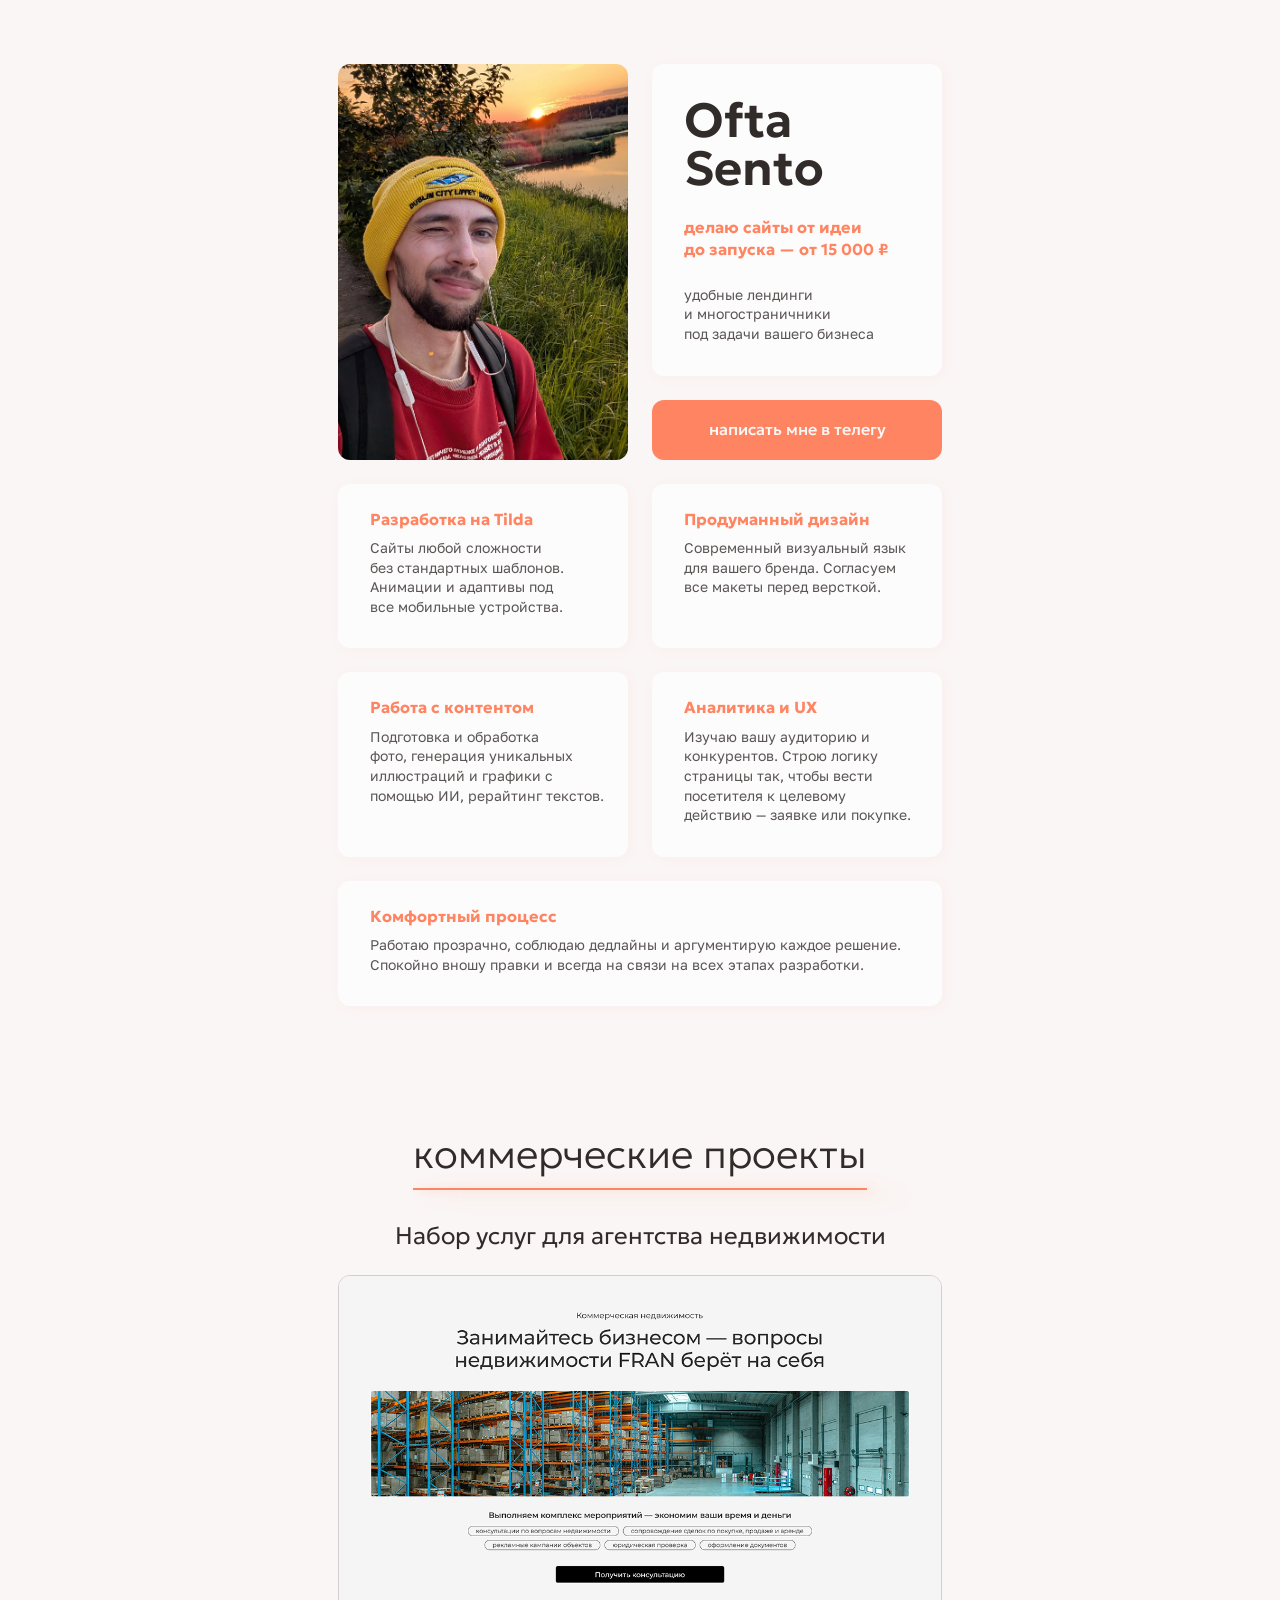
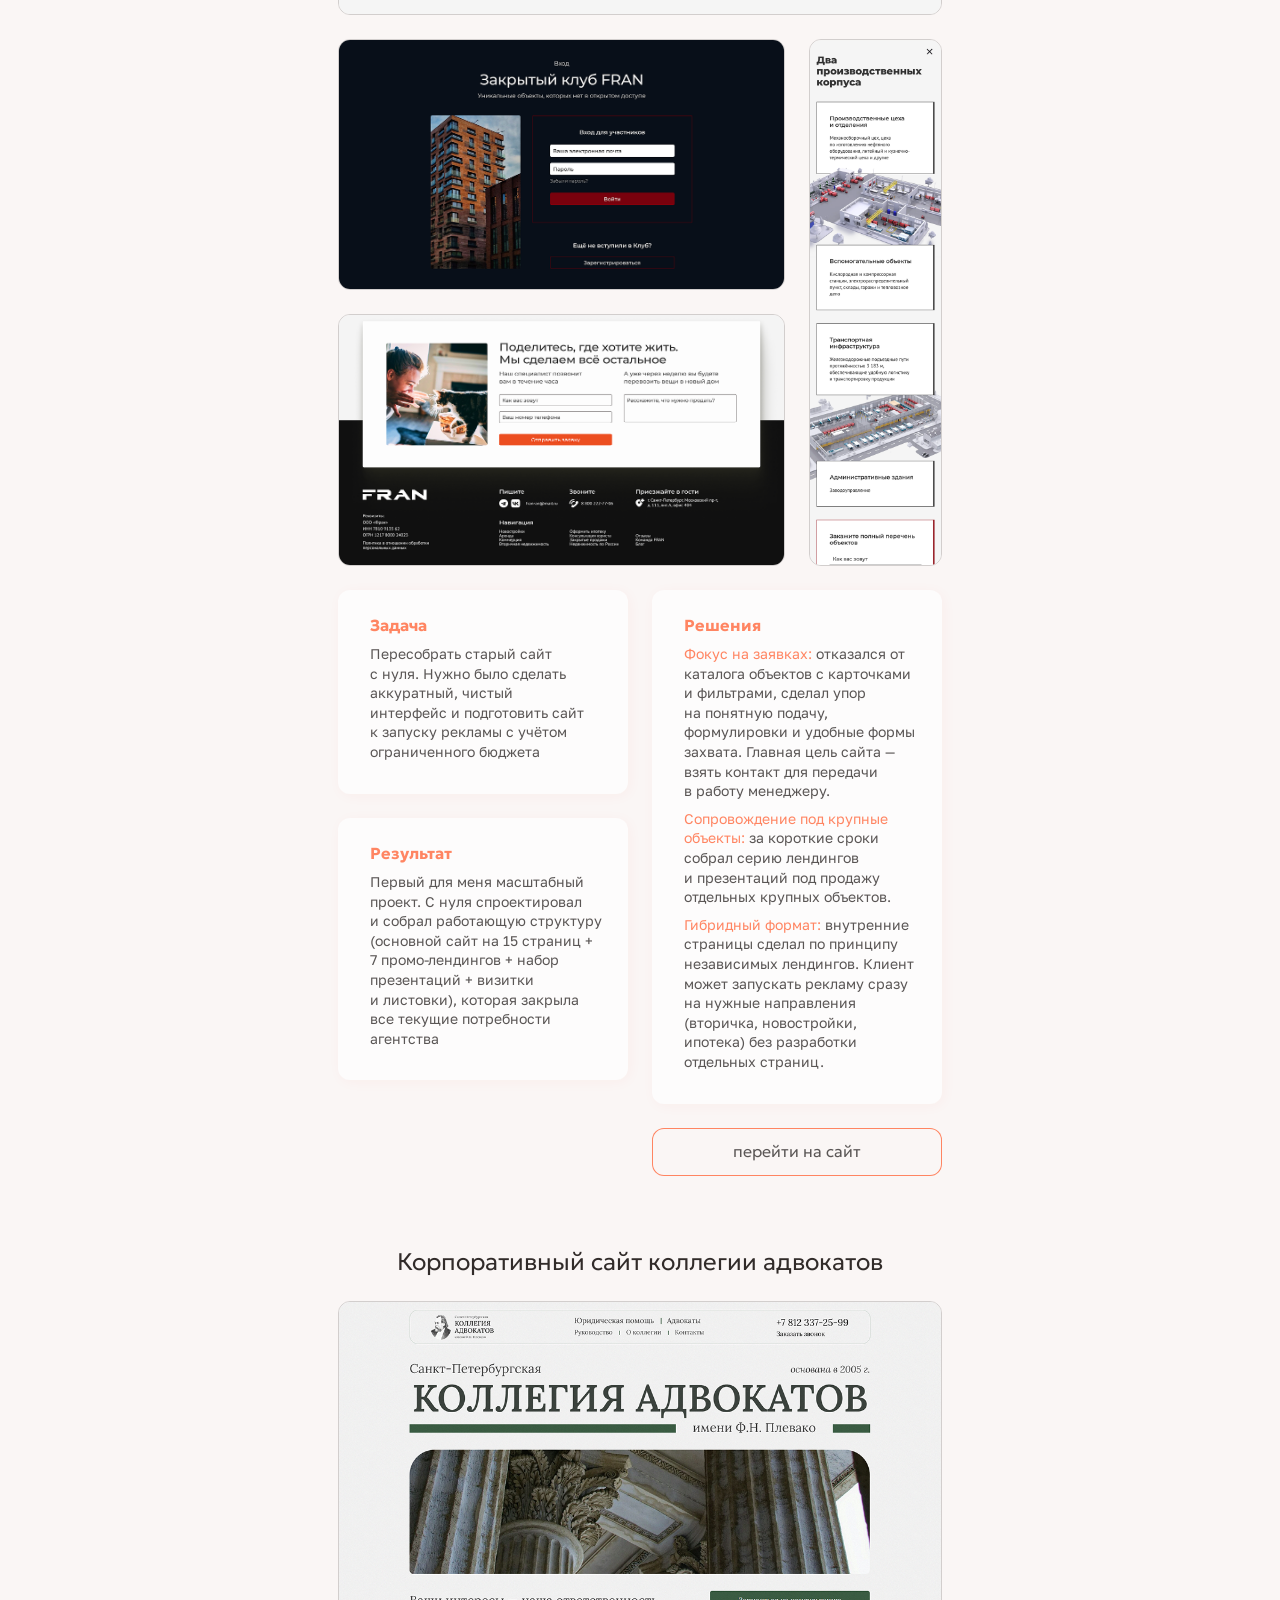
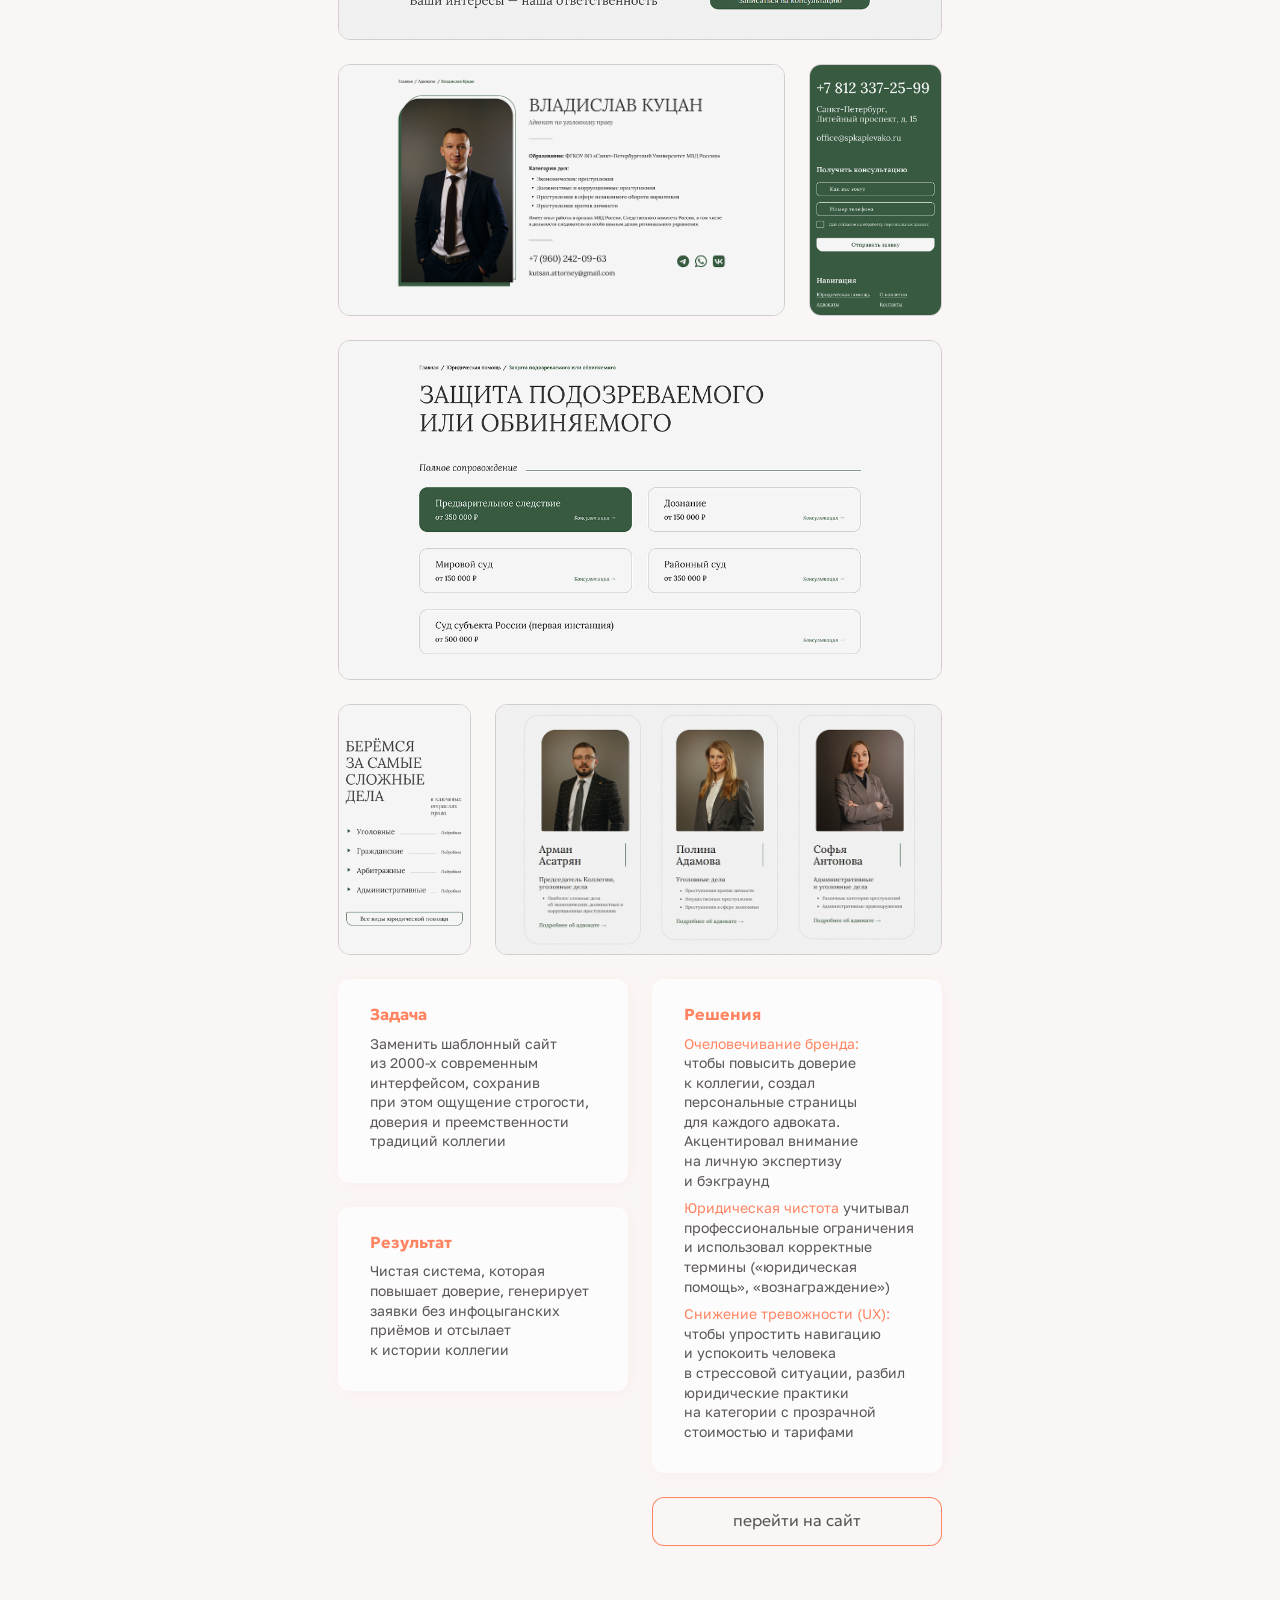
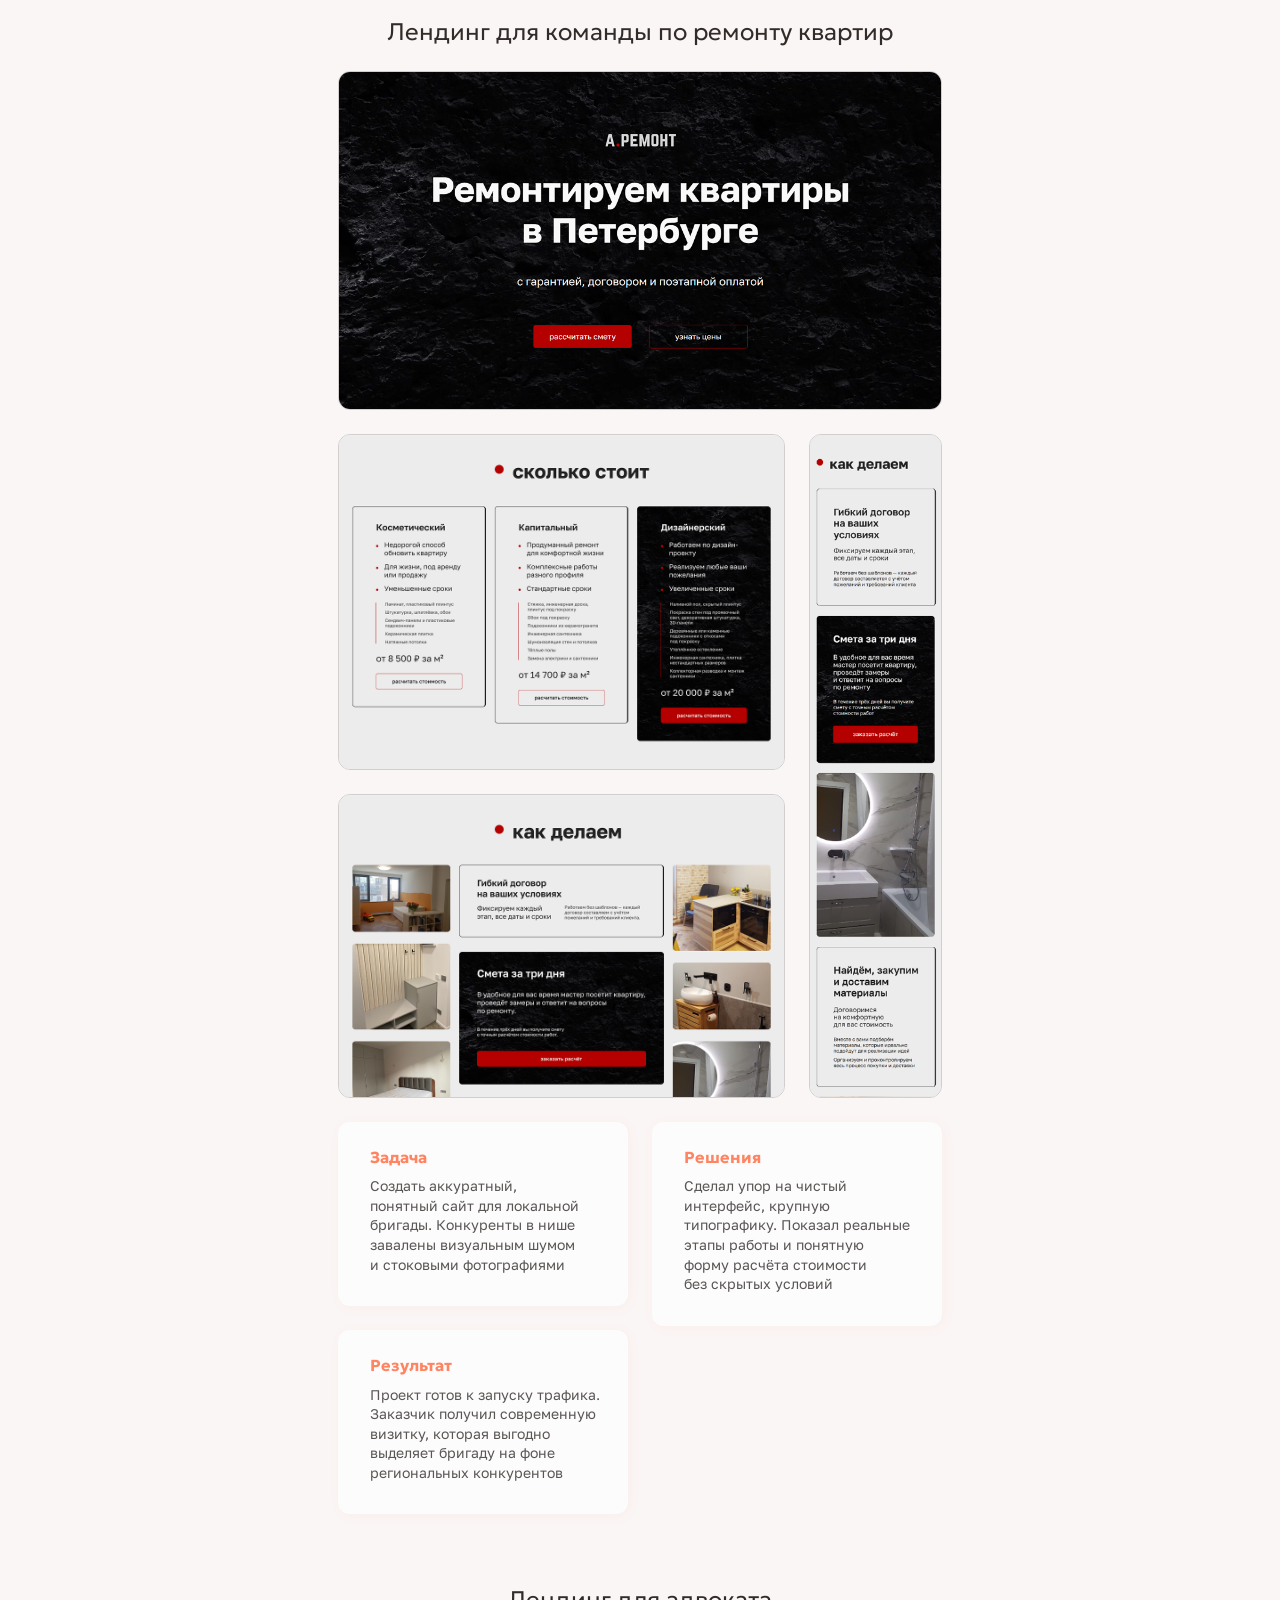
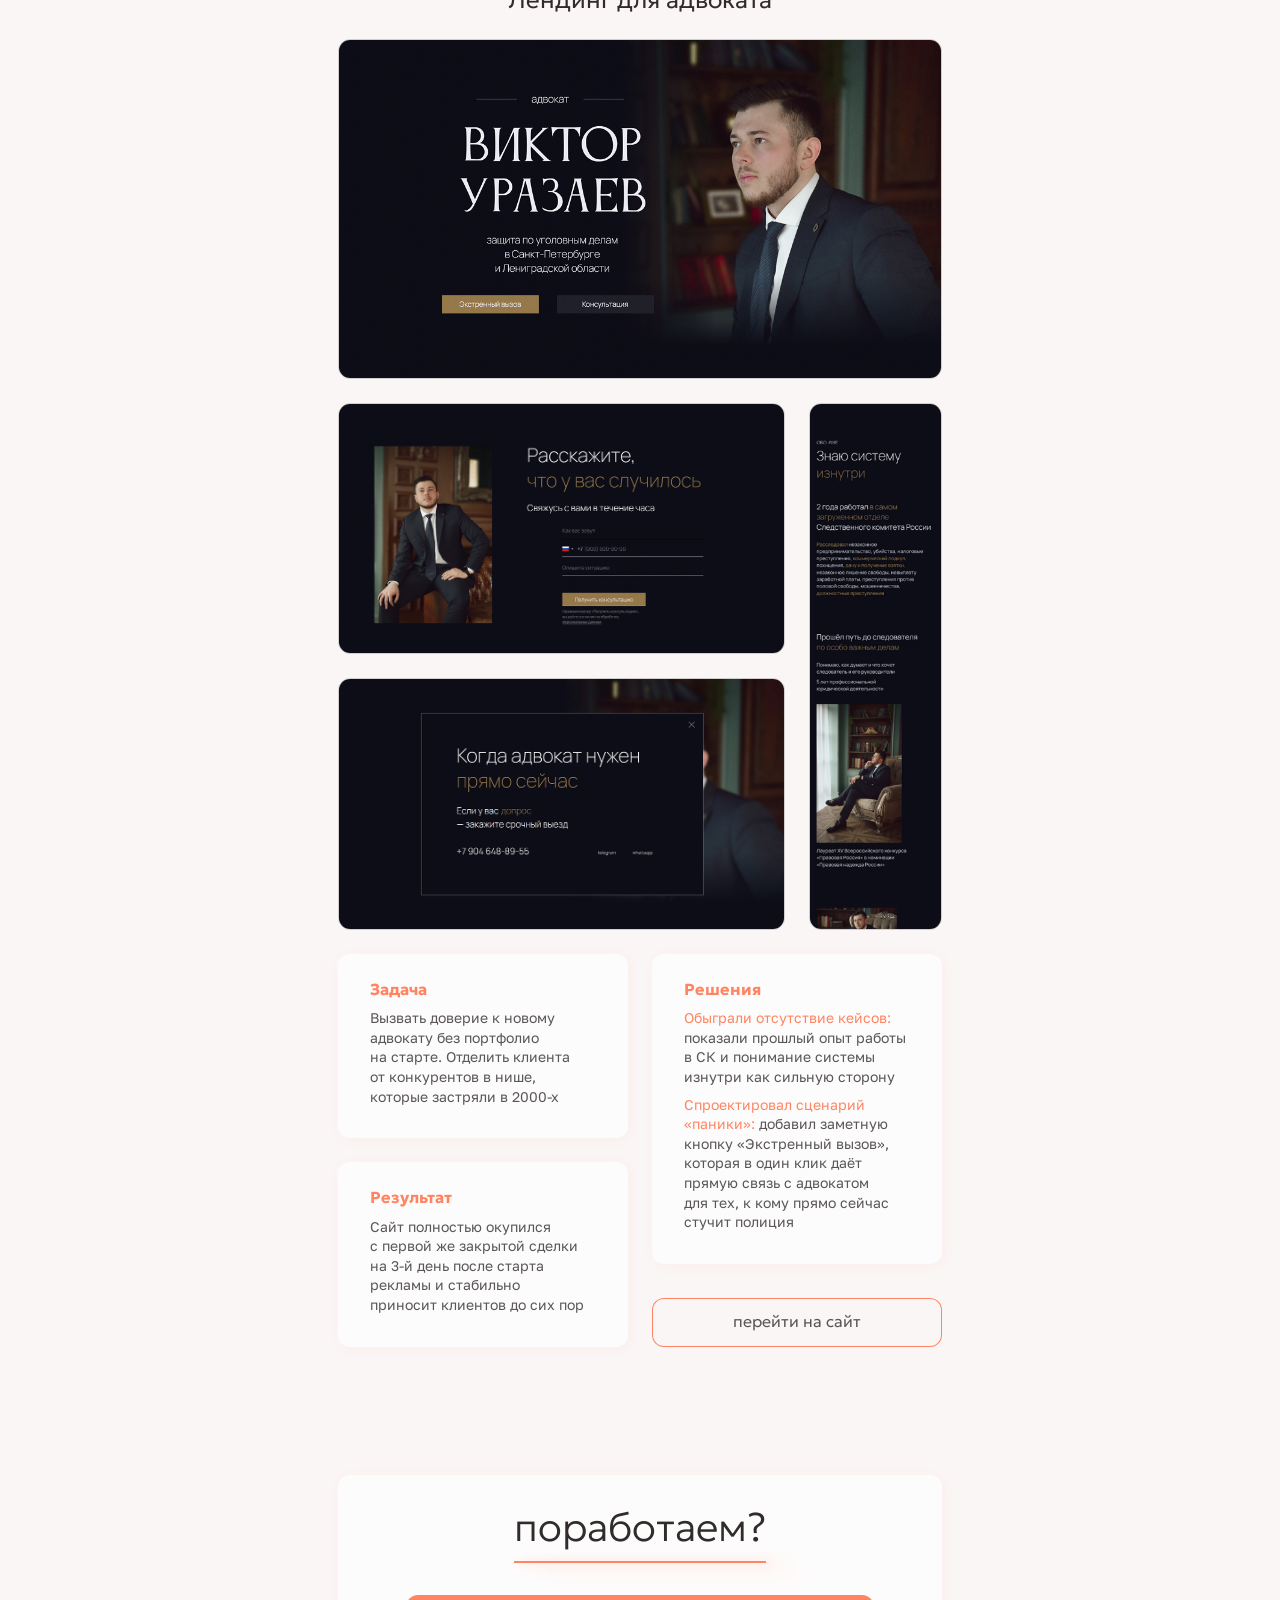
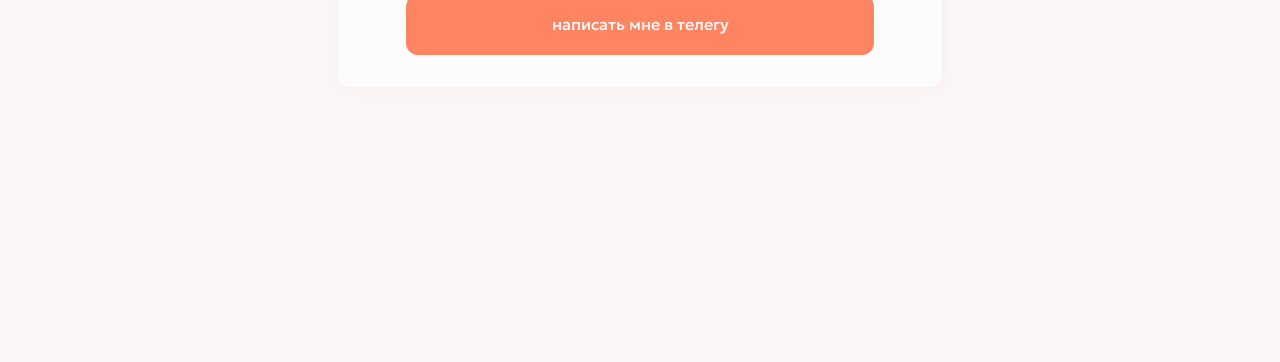
<file: index.html>
<!DOCTYPE html>
<html>
    <head>
        <meta charset="UTF-8">
        <meta name="viewport" content="width=device-width, initial-scale=1.0">

        <title>Ofta Sento — UX/UI-дизайнер</title>

        <link rel="preconnect" href="https://fonts.googleapis.com">
        <link rel="preconnect" href="https://fonts.gstatic.com" crossorigin>
        <link href="https://fonts.googleapis.com/css2?family=Geologica:wght,CRSV@100..900,0&family=Golos+Text:wght@400..900&display=swap" rel="stylesheet">

        <link rel="stylesheet" href="/style.css">

        <link rel="icon" type="image/png" href="content/favicon.png">
    </head>
    <body>
        <header></header>
        <main>
            <section class="container hero">
                <div class="hero__img"><img src="/content/1-hero/hero-img.jpg" alt="Фото Кирилла"></div>
                <div class="hero__info card">
                    <h1>Ofta Sento</h1>
                    <h2 class="hero__role">делаю сайты от идеи до запуска — от 15 000 ₽</h2>
                    <ul class="hero__desc">
                        <li>удобные лендинги и многостраничники под задачи вашего бизнеса</li>
                    </ul>
                </div>
                <a href="https://t.me/oftasento" class="btn btn--primary" target="_blank" rel="noopener noreferrer">
                    написать мне в телегу
                </a>
                <ul class="hero__skill-list">
                    <li class="card">
                        <h4>Разработка на Tilda</h4>
                        <p>Сайты любой сложности без стандартных шаблонов. Анимации и адаптивы под все мобильные устройства.</p>
                    </li>
                    <li class="card">
                        <h4>Продуманный дизайн</h4>
                        <p>Современный визуальный язык для вашего бренда. Согласуем все макеты перед версткой.</p>
                    </li>
                    <li class="card">
                        <h4>Работа с контентом</h4>
                        <p>Подготовка и обработка фото, генерация уникальных иллюстраций и графики с помощью ИИ, рерайтинг текстов.</p>
                    </li>
                    <li class="card">
                        <h4>Аналитика и UX</h4>
                        <p>Изучаю вашу аудиторию и конкурентов. Строю логику страницы так, чтобы вести посетителя к целевому действию — заявке или покупке.</p>
                    </li>
                    <li class="card">
                        <h4>Комфортный процесс</h4>
                        <p>Работаю прозрачно, соблюдаю дедлайны и аргументирую каждое решение. Спокойно вношу правки и всегда на связи на всех этапах разработки.</p>
                    </li>
                </ul>
            </section>
            <section class="container cases">
                <h2>коммерческие проекты</h2>
                <article class="cases__item">
                    <h3>Набор услуг для агентства недвижимости</h3>
                    <div class="cases__img-grid cases__img-grid--1">
                        <div class="cases__img"><img src="/content/2-cases/1/1.png" alt="Скриншот первого экрана сайта"></div>
                        <div class="cases__img"><img src="/content/2-cases/1/2.png" alt="Скриншот формы входа"></div>
                        <div class="cases__img"><img src="/content/2-cases/1/3.png" alt="Скриншот формы заявки"></div>
                        <div class="cases__img"><img src="/content/2-cases/1/4.png" alt="Скриншот мобильной версии"></div>
                    </div>
                    <div class="cases__desc">
                        <div class="cases__desc-1-col">
                            <div class="card">
                                <h4>Задача</h4>
                                <p>Пересобрать старый сайт с нуля. Нужно было сделать аккуратный, чистый интерфейс и подготовить сайт к запуску рекламы с учётом ограниченного бюджета</p>
                            </div>
                            <div class="card">
                                <h4>Результат</h4>
                                <p>Первый для меня масштабный проект. С нуля спроектировал и собрал работающую структуру (основной сайт на 15 страниц + 7 промо-лендингов + набор презентаций + визитки и листовки), которая закрыла все текущие потребности агентства</p>
                            </div>
                        </div>
                        <div class="cases__desc-2-col">
                            <div class="card">
                                <h4>Решения</h4>
                                <p><span class="text--highlight">Гибридный формат:</span> внутренние страницы сделал по принципу независимых лендингов. Клиент может запускать рекламу сразу на нужные направления (вторичка, новостройки, ипотека) без разработки отдельных страниц.</p>
                                <p><span class="text--highlight">Фокус на заявках:</span> отказался от каталога объектов с карточками и фильтрами, сделал упор на понятную подачу, формулировки и удобные формы захвата. Главная цель сайта — взять контакт для передачи в работу менеджеру.</p>
                                <p><span class="text--highlight">Сопровождение под крупные объекты:</span> за короткие сроки собрал серию лендингов и презентаций под продажу отдельных крупных объектов.</p>
                            </div>
                            <a href="https://fran.agency/novostroyki" class="btn btn--secondary" target="_blank" rel="noopener noreferrer">перейти на сайт</a>
                        </div>
                    </div>
                </article>
                <article class="cases__item">
                    <h3>Корпоративный сайт коллегии адвокатов</h3>
                    <div class="cases__img-grid cases__img-grid--2">
                        <div class="cases__img"><img src="/content/2-cases/2/1.png" alt="Скриншот первого экрана сайта"></div>
                        <div class="cases__img"><img src="/content/2-cases/2/2.png" alt="Скриншот формы входа"></div>
                        <div class="cases__img"><img src="/content/2-cases/2/3.png" alt="Скриншот формы заявки"></div>
                        <div class="cases__img"><img src="/content/2-cases/2/4.png" alt="Скриншот мобильной версии"></div>
                        <div class="cases__img"><img src="/content/2-cases/2/5.png" alt="Скриншот мобильной версии"></div>
                        <div class="cases__img"><img src="/content/2-cases/2/6.png" alt="Скриншот мобильной версии"></div>
                    </div>
                    <div class="cases__desc">
                        <div class="cases__desc-1-col">
                            <div class="card">
                                <h4>Задача</h4>
                                <p>Заменить шаблонный сайт из 2000-х современным интерфейсом, сохранив при этом ощущение строгости, доверия и преемственности традиций коллегии</p>
                            </div>
                            <div class="card">
                                <h4>Результат</h4>
                                <p>Чистая система, которая повышает доверие, генерирует заявки без инфоцыганских приёмов и отсылает к истории коллегии</p>
                            </div>
                        </div>
                        <div class="cases__desc-2-col">
                            <div class="card">
                                <h4>Решения</h4>
                                <p><span class="text--highlight">Снижение тревожности (UX):</span> чтобы упростить навигацию и успокоить человека в стрессовой ситуации, разбил юридические практики на категории с прозрачной стоимостью и тарифами</p>
                                <p><span class="text--highlight">Очеловечивание бренда:</span> чтобы повысить доверие к коллегии, создал персональные страницы для каждого адвоката. Акцентировал внимание на личную экспертизу и бэкграунд</p>
                                <p><span class="text--highlight">Юридическая чистота</span> учитывал профессиональные ограничения и использовал корректные термины («юридическая помощь», «вознаграждение»)</p>
                            </div>
                            <a href="https://spka-plevako.ru" class="btn btn--secondary" target="_blank" rel="noopener noreferrer">перейти на сайт</a>
                        </div>
                    </div>
                </article>
                <article class="cases__item">
                    <h3>Лендинг для команды по ремонту квартир</h3>
                    <div class="cases__img-grid cases__img-grid--3">
                        <div class="cases__img"><img src="/content/2-cases/3/1.png" alt="Скриншот первого экрана сайта"></div>
                        <div class="cases__img"><img src="/content/2-cases/3/2.png" alt="Скриншот формы входа"></div>
                        <div class="cases__img"><img src="/content/2-cases/3/3.png" alt="Скриншот формы заявки"></div>
                        <div class="cases__img"><img src="/content/2-cases/3/4.png" alt="Скриншот формы заявки"></div>
                    </div>
                    <div class="cases__desc">
                        <div class="cases__desc-1-col">
                            <div class="card">
                                <h4>Задача</h4>
                                <p>Создать аккуратный, понятный сайт для локальной бригады. Конкуренты в нише завалены визуальным шумом и стоковыми фотографиями</p>
                            </div>
                            <div class="card">
                                <h4>Результат</h4>
                                <p>Проект готов к запуску трафика. Заказчик получил современную визитку, которая выгодно выделяет бригаду на фоне региональных конкурентов</p>
                            </div>
                        </div>
                        <div class="cases__desc-2-col">
                            <div class="card">
                                <h4>Решения</h4>
                                <p>Сделал упор на чистый интерфейс, крупную типографику. Показал реальные этапы работы и понятную форму расчёта стоимости без скрытых условий</p>
                            </div>
                            <!-- 
                            <a href="https://aremont78.ru" class="btn btn--secondary" target="_blank" rel="noopener noreferrer">перейти на сайт</a>
                            -->
                        </div>
                    </div>
                </article>
                <article class="cases__item">
                    <h3>Лендинг для адвоката</h3>
                    <div class="cases__img-grid cases__img-grid--1">
                        <div class="cases__img"><img src="/content/2-cases/4/1.png" alt="Скриншот первого экрана сайта"></div>
                        <div class="cases__img"><img src="/content/2-cases/4/2.png" alt="Скриншот формы входа"></div>
                        <div class="cases__img"><img src="/content/2-cases/4/3.png" alt="Скриншот формы заявки"></div>
                        <div class="cases__img"><img src="/content/2-cases/4/4.png" alt="Скриншот мобильной версии"></div>
                    </div>
                    <div class="cases__desc">
                        <div class="cases__desc-1-col">
                            <div class="card">
                                <h4>Задача</h4>
                                <p>Вызвать доверие к новому адвокату без портфолио на старте. Отделить клиента от конкурентов в нише, которые застряли в 2000-х</p>
                            </div>
                            <div class="card">
                                <h4>Результат</h4>
                                <p>Сайт полностью окупился с первой же закрытой сделки на 3-й день после старта рекламы и стабильно приносит клиентов до сих пор</p>
                            </div>
                        </div>
                        <div class="cases__desc-2-col">
                            <div class="card">
                                <h4>Решения</h4>
                                <p><span class="text--highlight">Спроектировал сценарий «паники»:</span> добавил заметную кнопку «Экстренный вызов», которая в один клик даёт прямую связь с адвокатом для тех, к кому прямо сейчас стучит полиция</p>
                                <p><span class="text--highlight">Обыграли отсутствие кейсов:</span> показали прошлый опыт работы в СК и понимание системы изнутри как сильную сторону</p>
                            </div>
                            <a href="https://advocate-urazaev.ru/" class="btn btn--secondary" target="_blank" rel="noopener noreferrer">перейти на сайт</a>
                        </div>
                    </div>
                </article>
            </section>
            <section class="container contact">
                <div class="contact__card">
                    <h2>поработаем?</h2>
                    <a href="https://t.me/oftasento" class="btn btn--primary" target="_blank" rel="noopener noreferrer">
                        написать мне в телегу
                    </a>
                </div>
            </section>
        </main>
        <footer></footer>
    </body>
</html>
</file>
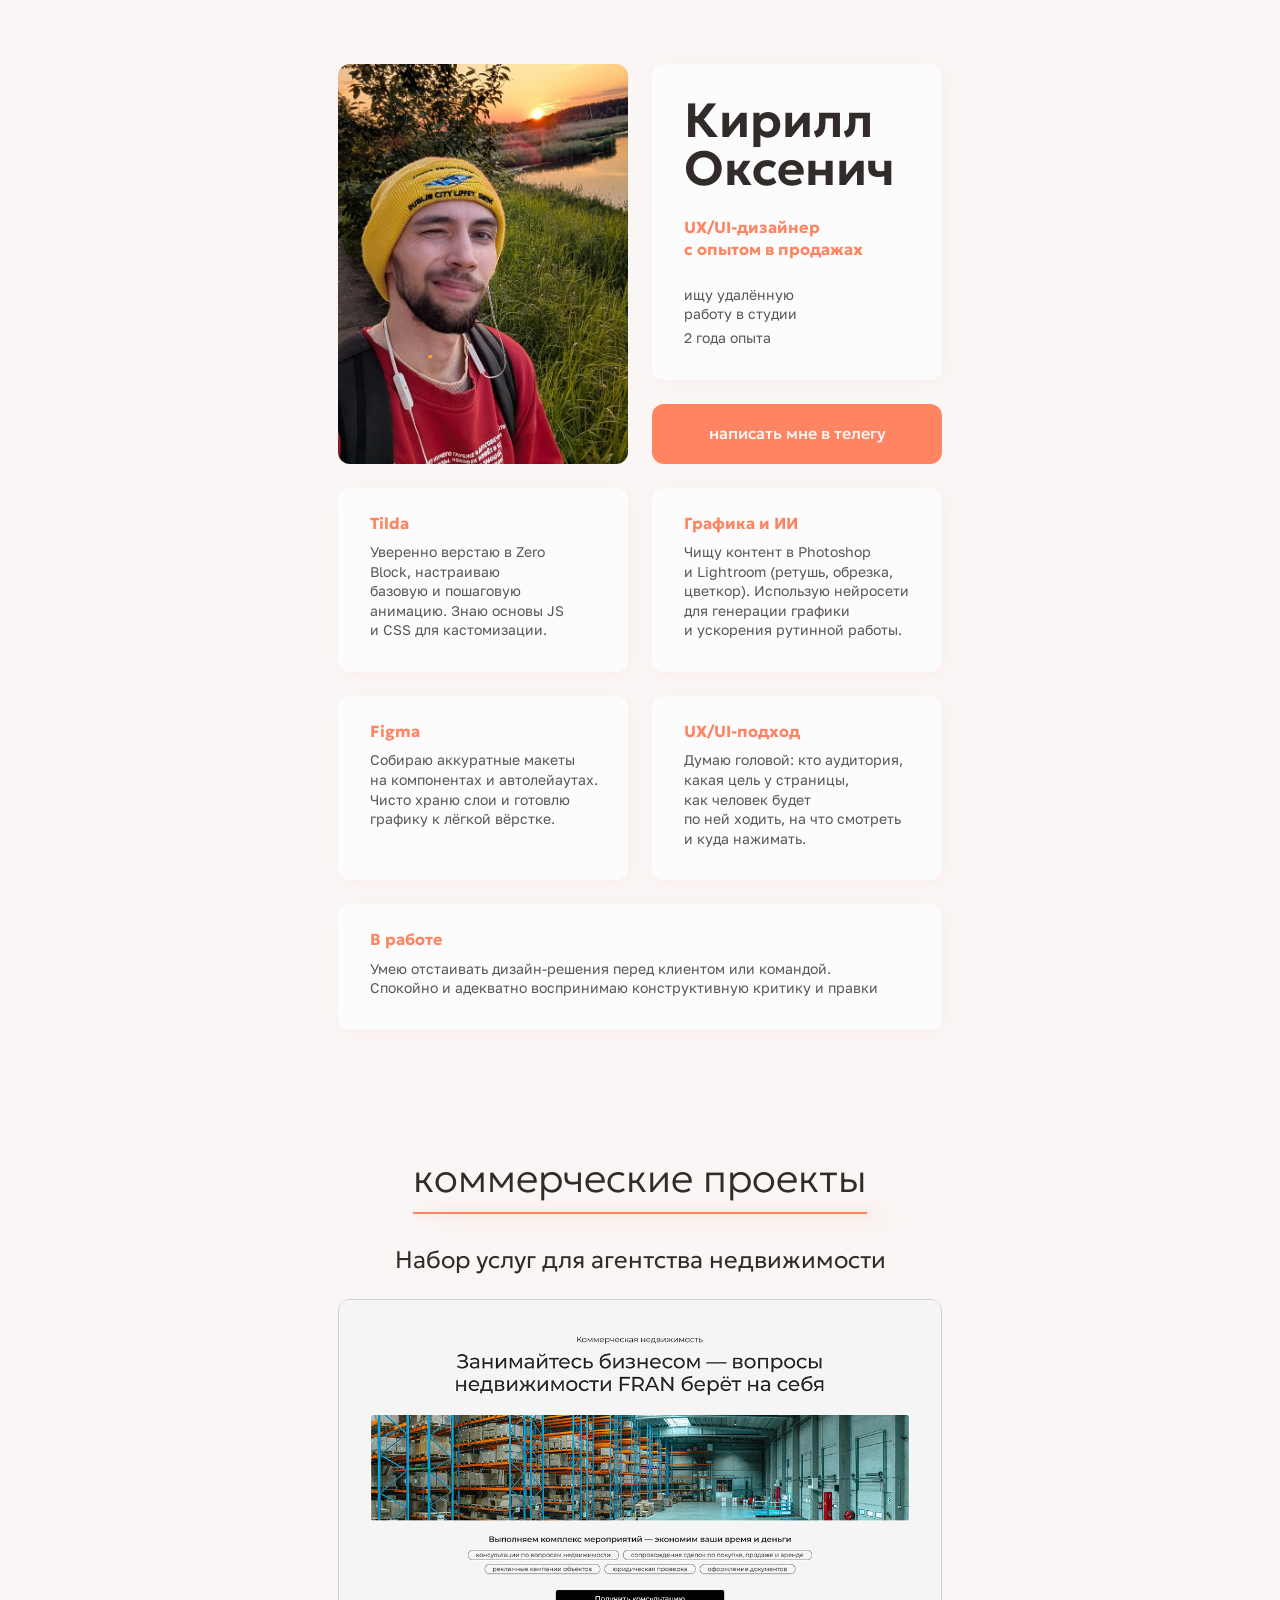
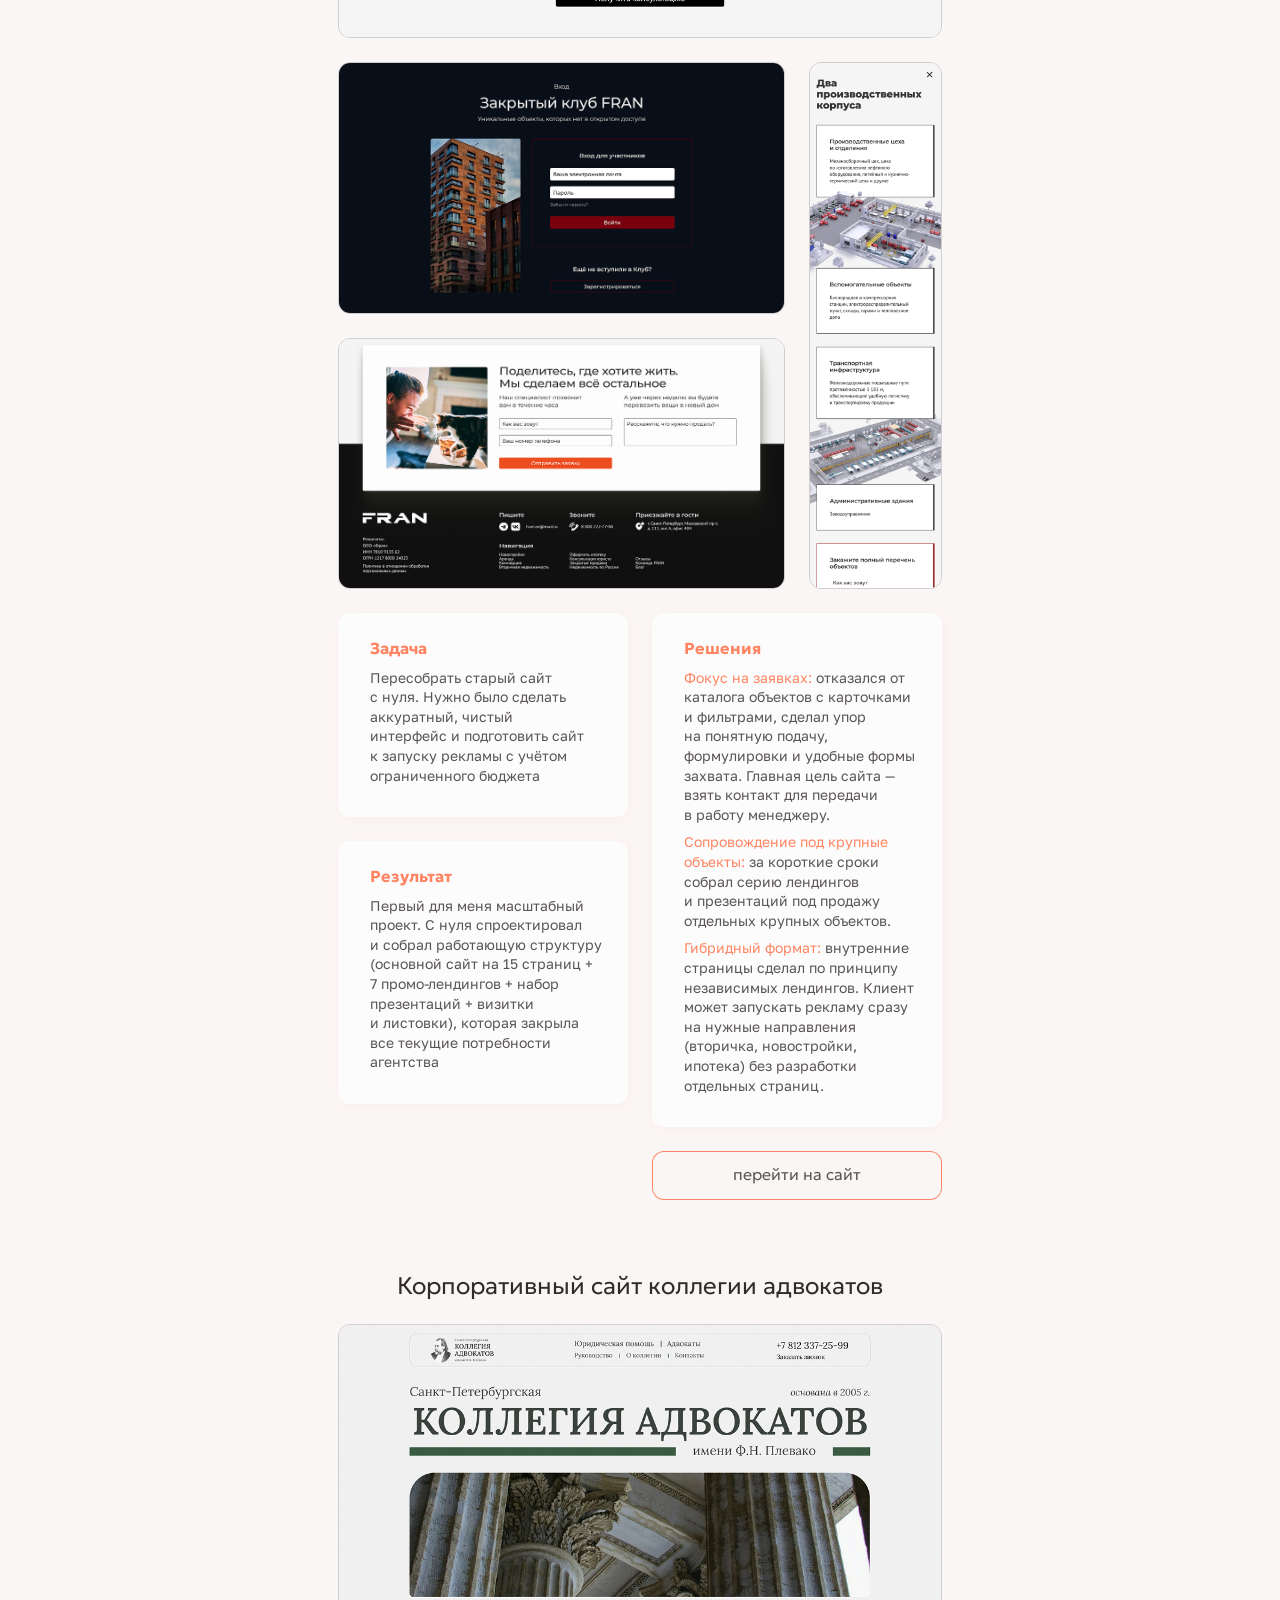
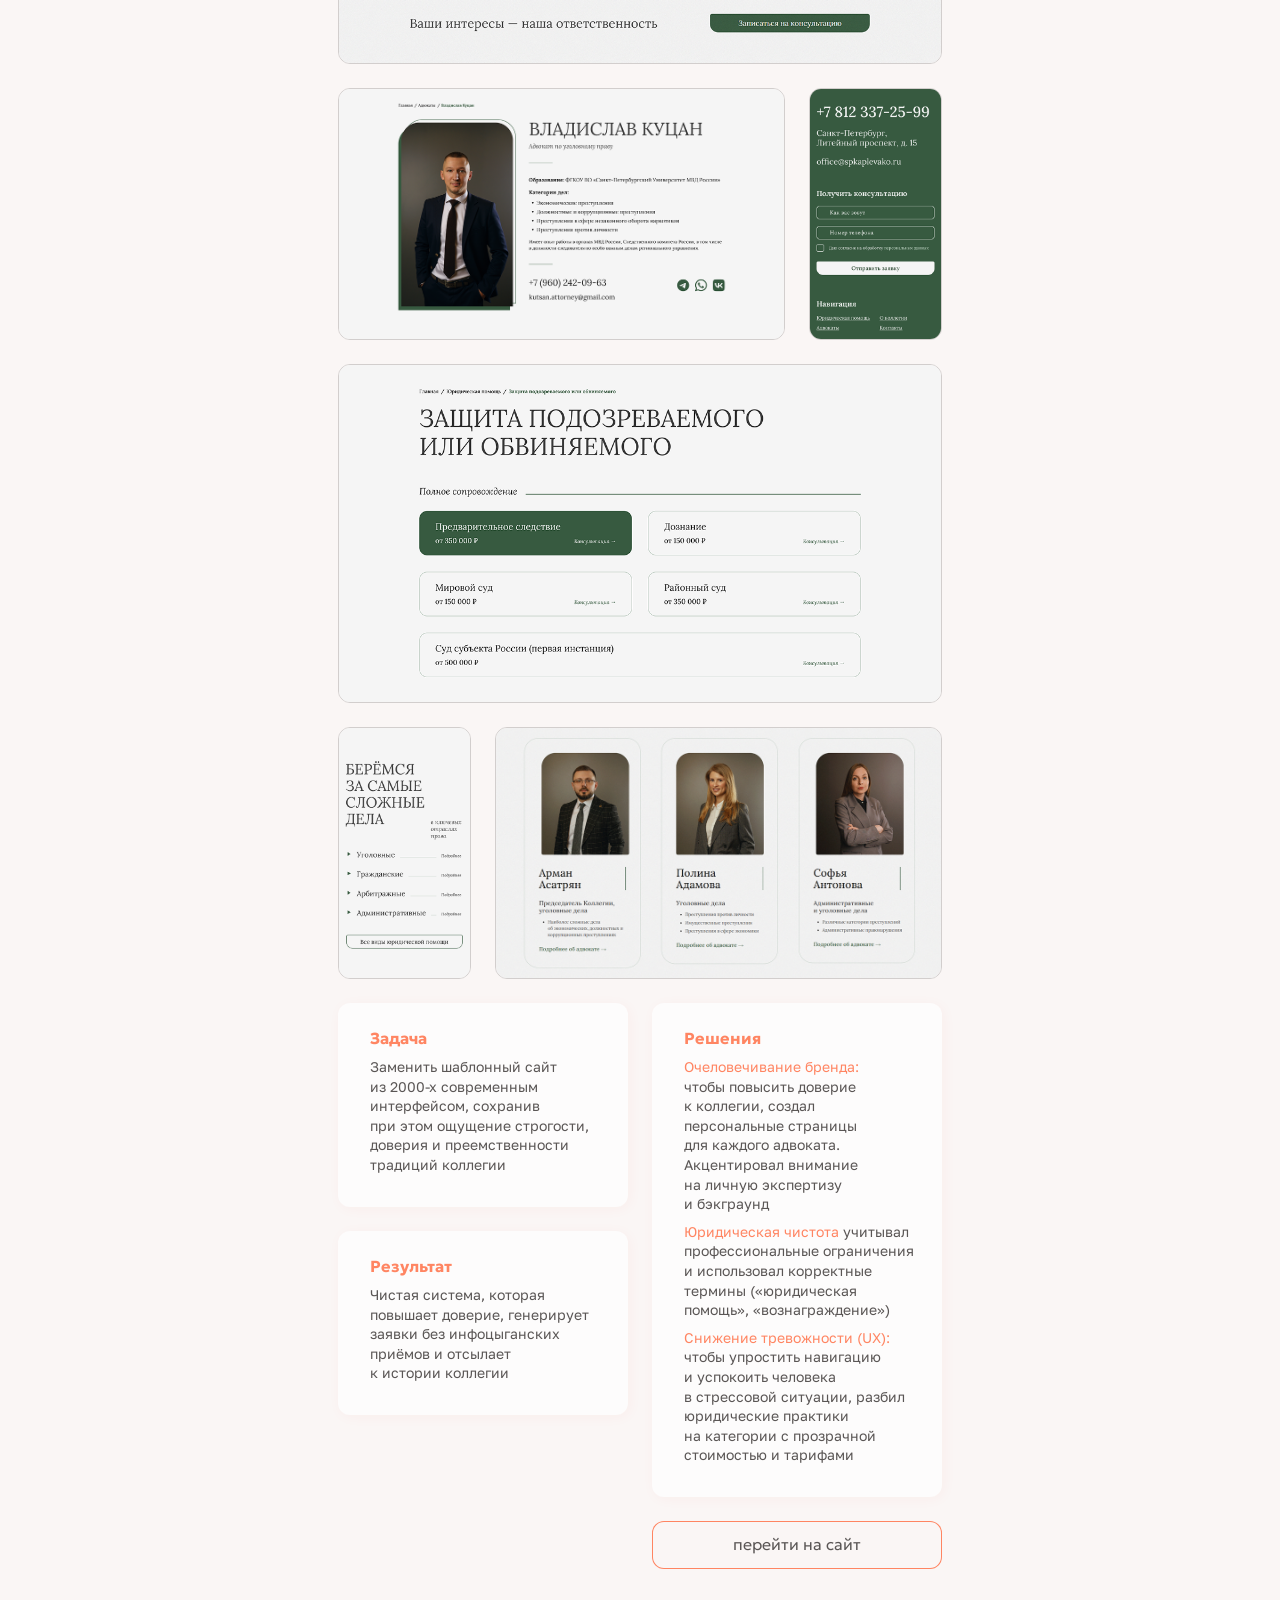
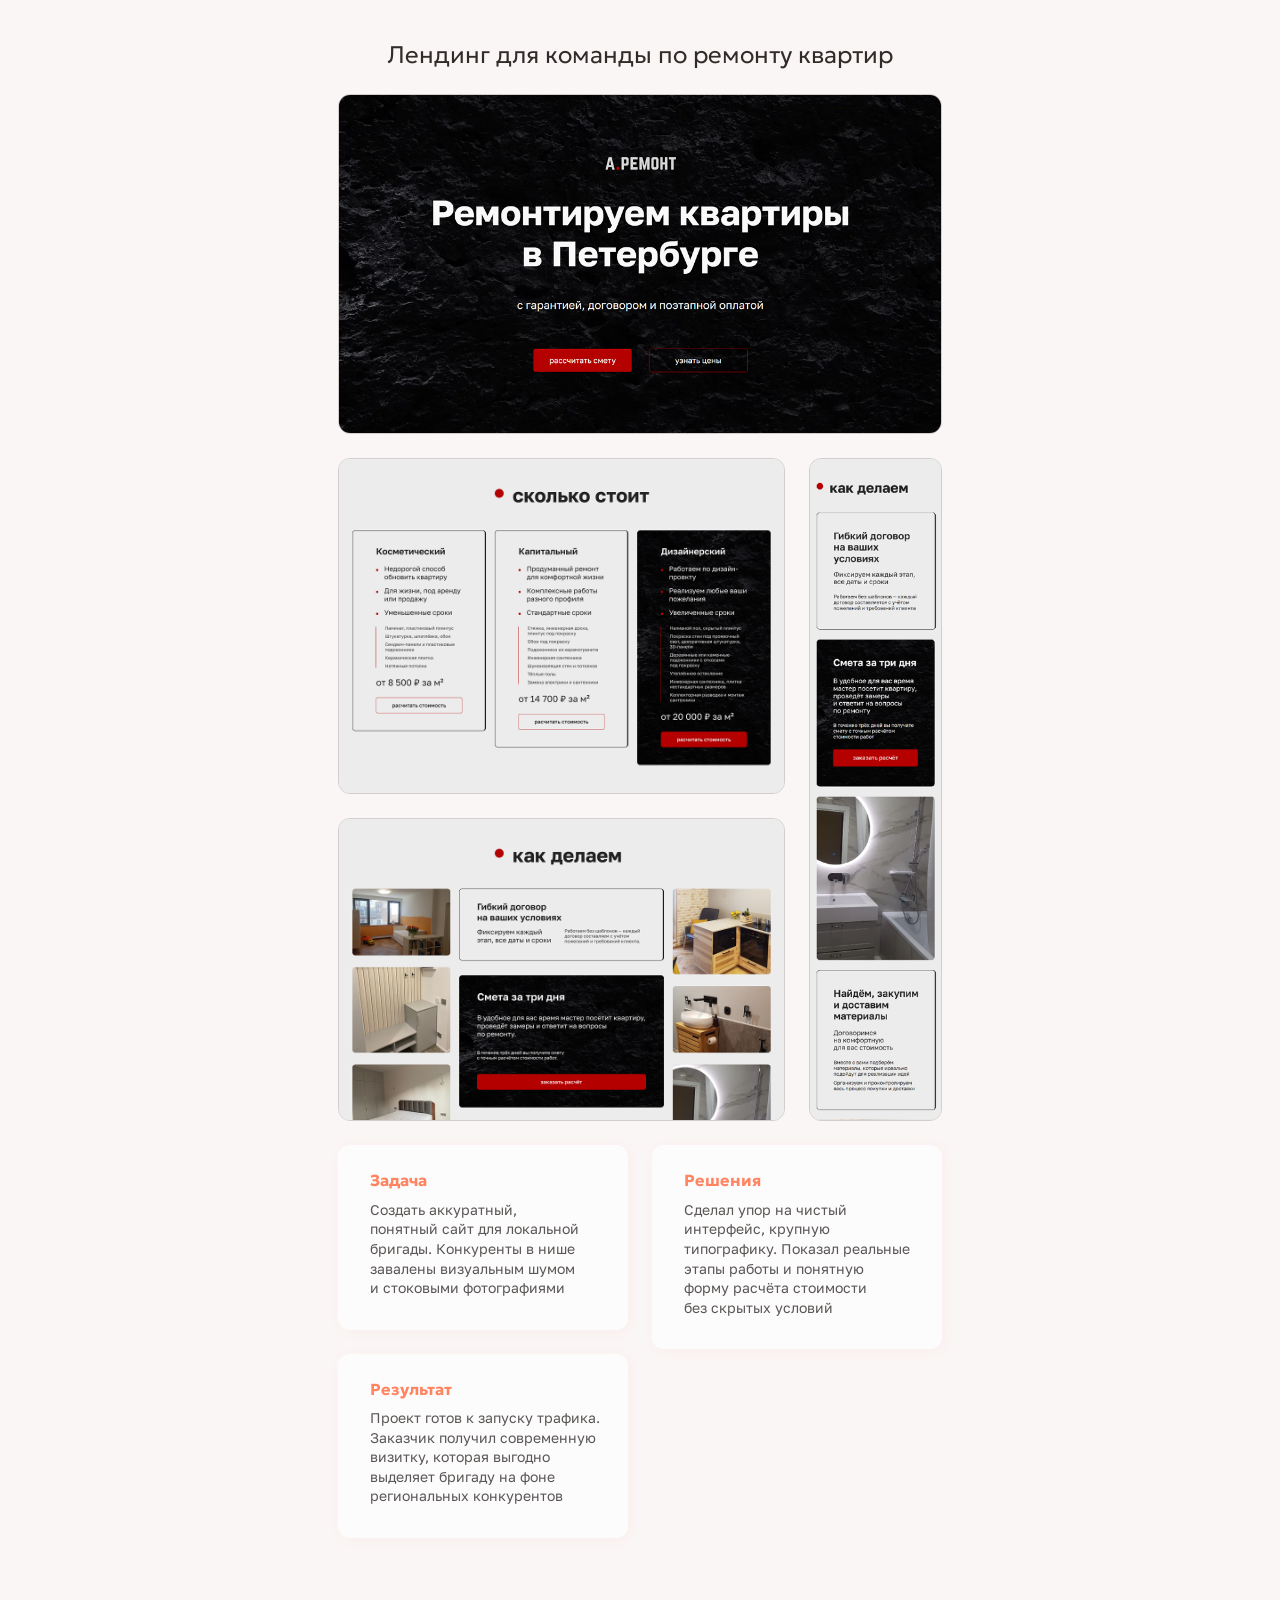
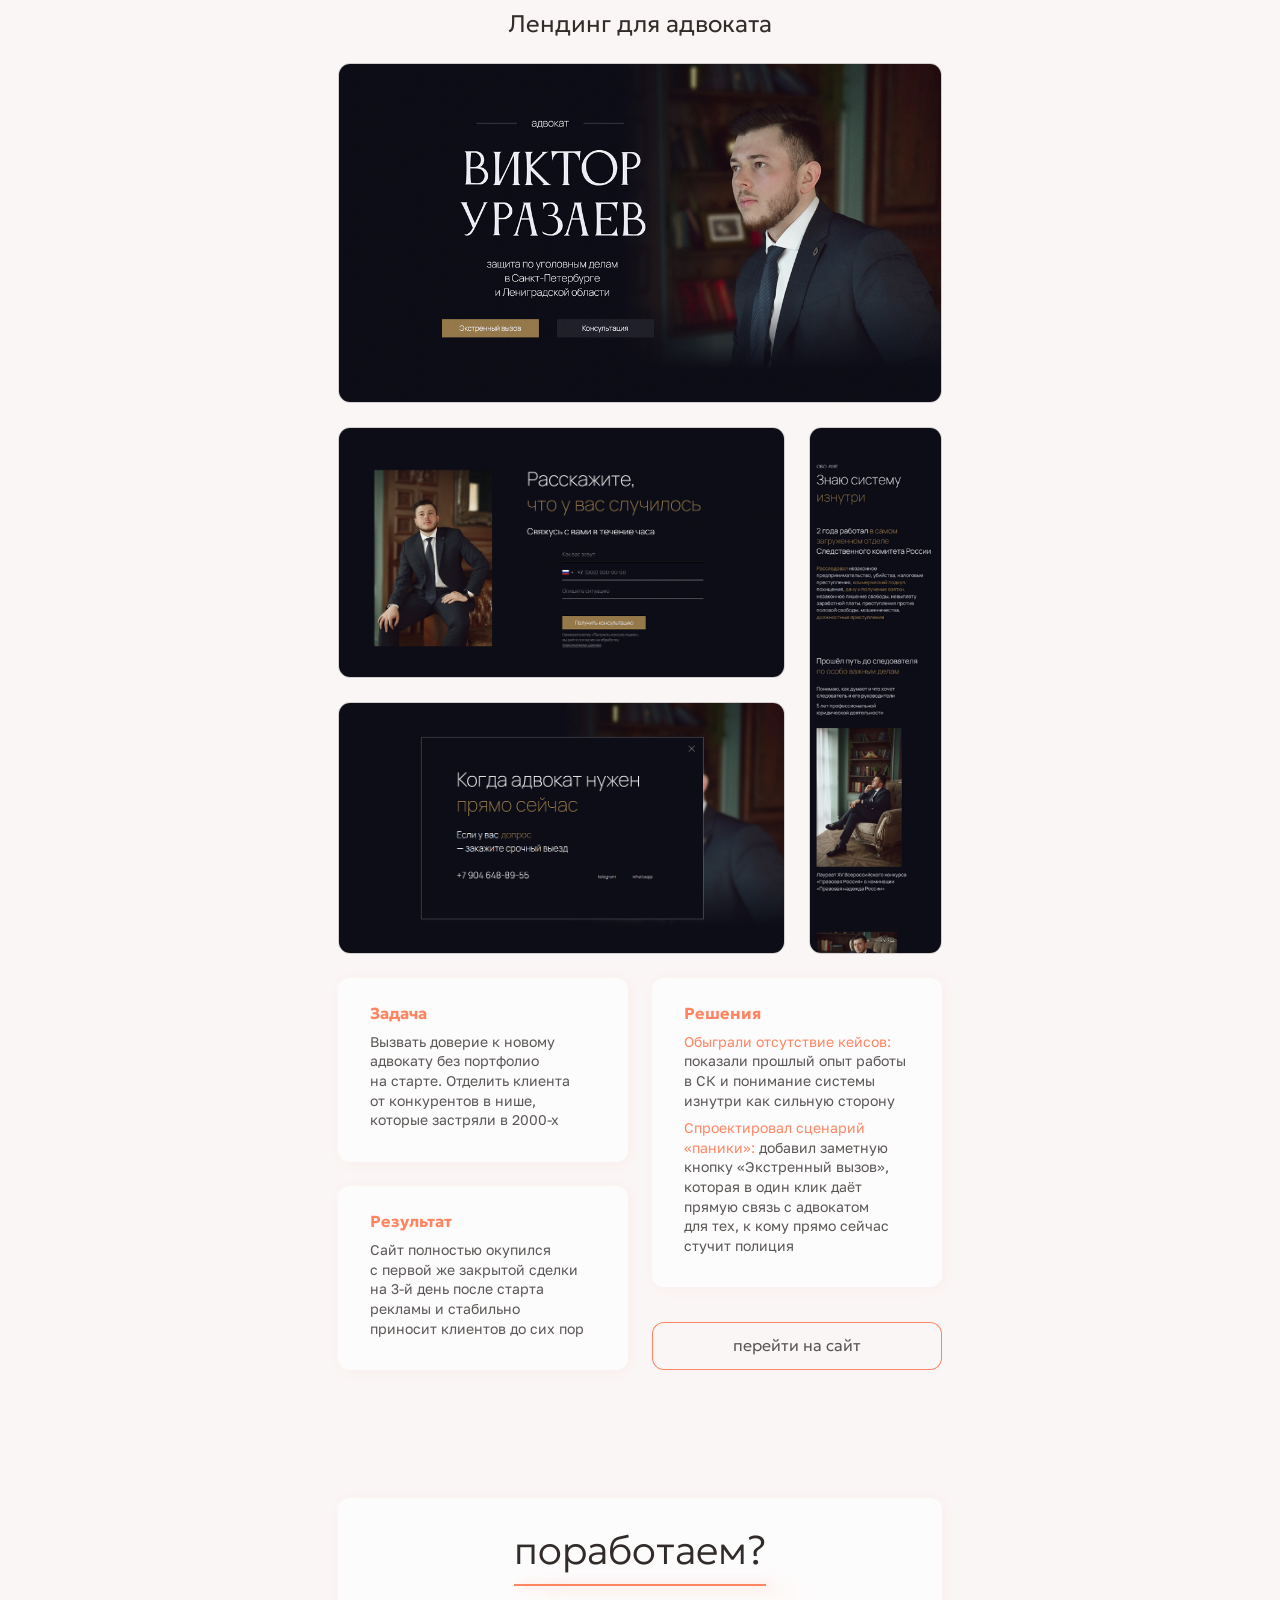
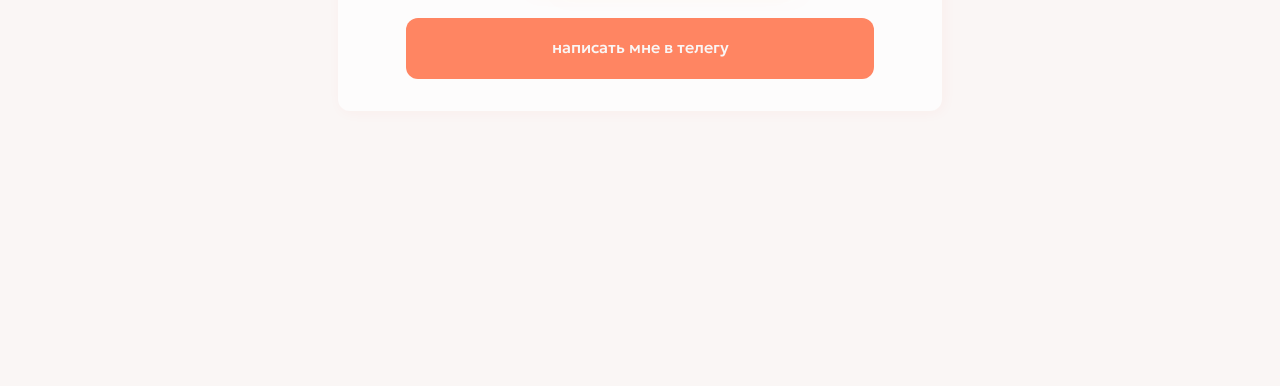
<file: cv/index.html>
<!DOCTYPE html>
<html>
    <head>
        <meta charset="UTF-8">
        <meta name="viewport" content="width=device-width, initial-scale=1.0">

        <title>Кирилл Оксенич — UX/UI-дизайнер</title>

        <link rel="preconnect" href="https://fonts.googleapis.com">
        <link rel="preconnect" href="https://fonts.gstatic.com" crossorigin>
        <link href="https://fonts.googleapis.com/css2?family=Geologica:wght,CRSV@100..900,0&family=Golos+Text:wght@400..900&display=swap" rel="stylesheet">

        <link rel="stylesheet" href="../style.css">

        <link rel="icon" type="image/png" href="../content/favicon.png">
    </head>
    <body>
        <header></header>
        <main>
            <section class="container hero">
                <div class="hero__img"><img src="../content/1-hero/hero-img.jpg" alt="Фото Кирилла"></div>
                <div class="hero__info card">
                    <h1>Кирилл Оксенич</h1>
                    <h2 class="hero__role">UX/UI-дизайнер с опытом в продажах</h2>
                    <ul class="hero__desc">
                        <li>ищу удалённую работу в студии</li>
                        <li>2 года опыта</li>
                    </ul>
                </div>
                <a href="https://t.me/oftasento" class="btn btn--primary" target="_blank" rel="noopener noreferrer">
                    написать мне в телегу
                </a>
                <ul class="hero__skill-list">
                    <li class="card">
                        <h4>Tilda</h4>
                        <p>Уверенно верстаю в Zero Block, настраиваю базовую и пошаговую анимацию. Знаю основы JS и CSS для кастомизации.</p>
                    </li>
                    <li class="card">
                        <h4>Графика и ИИ</h4>
                        <p>Чищу контент в Photoshop и Lightroom (ретушь, обрезка, цветкор). Использую нейросети для генерации графики и ускорения рутинной работы.</p>
                    </li>
                    <li class="card">
                        <h4>Figma</h4>
                        <p>Собираю аккуратные макеты на компонентах и автолейаутах. Чисто храню слои и готовлю графику к лёгкой вёрстке.</p>
                    </li>
                    <li class="card">
                        <h4>UX/UI-подход</h4>
                        <p>Думаю головой: кто аудитория, какая цель у страницы, как человек будет по ней ходить, на что смотреть и куда нажимать.</p>
                    </li>
                    <li class="card">
                        <h4>В работе</h4>
                        <p>Умею отстаивать дизайн-решения перед клиентом или командой. Спокойно и адекватно воспринимаю конструктивную критику и правки</p>
                    </li>
                </ul>
            </section>
            <section class="container cases">
                <h2>коммерческие проекты</h2>
                <article class="cases__item">
                    <h3>Набор услуг для агентства недвижимости</h3>
                    <div class="cases__img-grid cases__img-grid--1">
                        <div class="cases__img"><img src="../content/2-cases/1/1.png" alt="Скриншот первого экрана сайта"></div>
                        <div class="cases__img"><img src="../content/2-cases/1/2.png" alt="Скриншот формы входа"></div>
                        <div class="cases__img"><img src="../content/2-cases/1/3.png" alt="Скриншот формы заявки"></div>
                        <div class="cases__img"><img src="../content/2-cases/1/4.png" alt="Скриншот мобильной версии"></div>
                    </div>
                    <div class="cases__desc">
                        <div class="cases__desc-1-col">
                            <div class="card">
                                <h4>Задача</h4>
                                <p>Пересобрать старый сайт с нуля. Нужно было сделать аккуратный, чистый интерфейс и подготовить сайт к запуску рекламы с учётом ограниченного бюджета</p>
                            </div>
                            <div class="card">
                                <h4>Результат</h4>
                                <p>Первый для меня масштабный проект. С нуля спроектировал и собрал работающую структуру (основной сайт на 15 страниц + 7 промо-лендингов + набор презентаций + визитки и листовки), которая закрыла все текущие потребности агентства</p>
                            </div>
                        </div>
                        <div class="cases__desc-2-col">
                            <div class="card">
                                <h4>Решения</h4>
                                <p><span class="text--highlight">Гибридный формат:</span> внутренние страницы сделал по принципу независимых лендингов. Клиент может запускать рекламу сразу на нужные направления (вторичка, новостройки, ипотека) без разработки отдельных страниц.</p>
                                <p><span class="text--highlight">Фокус на заявках:</span> отказался от каталога объектов с карточками и фильтрами, сделал упор на понятную подачу, формулировки и удобные формы захвата. Главная цель сайта — взять контакт для передачи в работу менеджеру.</p>
                                <p><span class="text--highlight">Сопровождение под крупные объекты:</span> за короткие сроки собрал серию лендингов и презентаций под продажу отдельных крупных объектов.</p>
                            </div>
                            <a href="https://fran.agency/novostroyki" class="btn btn--secondary" target="_blank" rel="noopener noreferrer">перейти на сайт</a>
                        </div>
                    </div>
                </article>
                <article class="cases__item">
                    <h3>Корпоративный сайт коллегии адвокатов</h3>
                    <div class="cases__img-grid cases__img-grid--2">
                        <div class="cases__img"><img src="../content/2-cases/2/1.png" alt="Скриншот первого экрана сайта"></div>
                        <div class="cases__img"><img src="../content/2-cases/2/2.png" alt="Скриншот формы входа"></div>
                        <div class="cases__img"><img src="../content/2-cases/2/3.png" alt="Скриншот формы заявки"></div>
                        <div class="cases__img"><img src="../content/2-cases/2/4.png" alt="Скриншот мобильной версии"></div>
                        <div class="cases__img"><img src="../content/2-cases/2/5.png" alt="Скриншот мобильной версии"></div>
                        <div class="cases__img"><img src="../content/2-cases/2/6.png" alt="Скриншот мобильной версии"></div>
                    </div>
                    <div class="cases__desc">
                        <div class="cases__desc-1-col">
                            <div class="card">
                                <h4>Задача</h4>
                                <p>Заменить шаблонный сайт из 2000-х современным интерфейсом, сохранив при этом ощущение строгости, доверия и преемственности традиций коллегии</p>
                            </div>
                            <div class="card">
                                <h4>Результат</h4>
                                <p>Чистая система, которая повышает доверие, генерирует заявки без инфоцыганских приёмов и отсылает к истории коллегии</p>
                            </div>
                        </div>
                        <div class="cases__desc-2-col">
                            <div class="card">
                                <h4>Решения</h4>
                                <p><span class="text--highlight">Снижение тревожности (UX):</span> чтобы упростить навигацию и успокоить человека в стрессовой ситуации, разбил юридические практики на категории с прозрачной стоимостью и тарифами</p>
                                <p><span class="text--highlight">Очеловечивание бренда:</span> чтобы повысить доверие к коллегии, создал персональные страницы для каждого адвоката. Акцентировал внимание на личную экспертизу и бэкграунд</p>
                                <p><span class="text--highlight">Юридическая чистота</span> учитывал профессиональные ограничения и использовал корректные термины («юридическая помощь», «вознаграждение»)</p>
                            </div>
                            <a href="https://spka-plevako.ru" class="btn btn--secondary" target="_blank" rel="noopener noreferrer">перейти на сайт</a>
                        </div>
                    </div>
                </article>
                <article class="cases__item">
                    <h3>Лендинг для команды по ремонту квартир</h3>
                    <div class="cases__img-grid cases__img-grid--3">
                        <div class="cases__img"><img src="../content/2-cases/3/1.png" alt="Скриншот первого экрана сайта"></div>
                        <div class="cases__img"><img src="../content/2-cases/3/2.png" alt="Скриншот формы входа"></div>
                        <div class="cases__img"><img src="../content/2-cases/3/3.png" alt="Скриншот формы заявки"></div>
                        <div class="cases__img"><img src="../content/2-cases/3/4.png" alt="Скриншот формы заявки"></div>
                    </div>
                    <div class="cases__desc">
                        <div class="cases__desc-1-col">
                            <div class="card">
                                <h4>Задача</h4>
                                <p>Создать аккуратный, понятный сайт для локальной бригады. Конкуренты в нише завалены визуальным шумом и стоковыми фотографиями</p>
                            </div>
                            <div class="card">
                                <h4>Результат</h4>
                                <p>Проект готов к запуску трафика. Заказчик получил современную визитку, которая выгодно выделяет бригаду на фоне региональных конкурентов</p>
                            </div>
                        </div>
                        <div class="cases__desc-2-col">
                            <div class="card">
                                <h4>Решения</h4>
                                <p>Сделал упор на чистый интерфейс, крупную типографику. Показал реальные этапы работы и понятную форму расчёта стоимости без скрытых условий</p>
                            </div>
                            <!-- 
                                <a href="https://aremont78.ru" class="btn btn--secondary" target="_blank" rel="noopener noreferrer">перейти на сайт</a>
                            -->
                        </div>
                    </div>
                </article>
                <article class="cases__item">
                    <h3>Лендинг для адвоката</h3>
                    <div class="cases__img-grid cases__img-grid--1">
                        <div class="cases__img"><img src="../content/2-cases/4/1.png" alt="Скриншот первого экрана сайта"></div>
                        <div class="cases__img"><img src="../content/2-cases/4/2.png" alt="Скриншот формы входа"></div>
                        <div class="cases__img"><img src="../content/2-cases/4/3.png" alt="Скриншот формы заявки"></div>
                        <div class="cases__img"><img src="../content/2-cases/4/4.png" alt="Скриншот мобильной версии"></div>
                    </div>
                    <div class="cases__desc">
                        <div class="cases__desc-1-col">
                            <div class="card">
                                <h4>Задача</h4>
                                <p>Вызвать доверие к новому адвокату без портфолио на старте. Отделить клиента от конкурентов в нише, которые застряли в 2000-х</p>
                            </div>
                            <div class="card">
                                <h4>Результат</h4>
                                <p>Сайт полностью окупился с первой же закрытой сделки на 3-й день после старта рекламы и стабильно приносит клиентов до сих пор</p>
                            </div>
                        </div>
                        <div class="cases__desc-2-col">
                            <div class="card">
                                <h4>Решения</h4>
                                <p><span class="text--highlight">Спроектировал сценарий «паники»:</span> добавил заметную кнопку «Экстренный вызов», которая в один клик даёт прямую связь с адвокатом для тех, к кому прямо сейчас стучит полиция</p>
                                <p><span class="text--highlight">Обыграли отсутствие кейсов:</span> показали прошлый опыт работы в СК и понимание системы изнутри как сильную сторону</p>
                            </div>
                            <a href="https://advocate-urazaev.ru/" class="btn btn--secondary" target="_blank" rel="noopener noreferrer">перейти на сайт</a>
                        </div>
                    </div>
                </article>
            </section>
            <section class="container contact">
                <div class="contact__card">
                    <h2>поработаем?</h2>
                    <a href="https://t.me/oftasento" class="btn btn--primary" target="_blank" rel="noopener noreferrer">
                        написать мне в телегу
                    </a>
                </div>
            </section>
        </main>
        <footer></footer>
    </body>
</html>
</file>
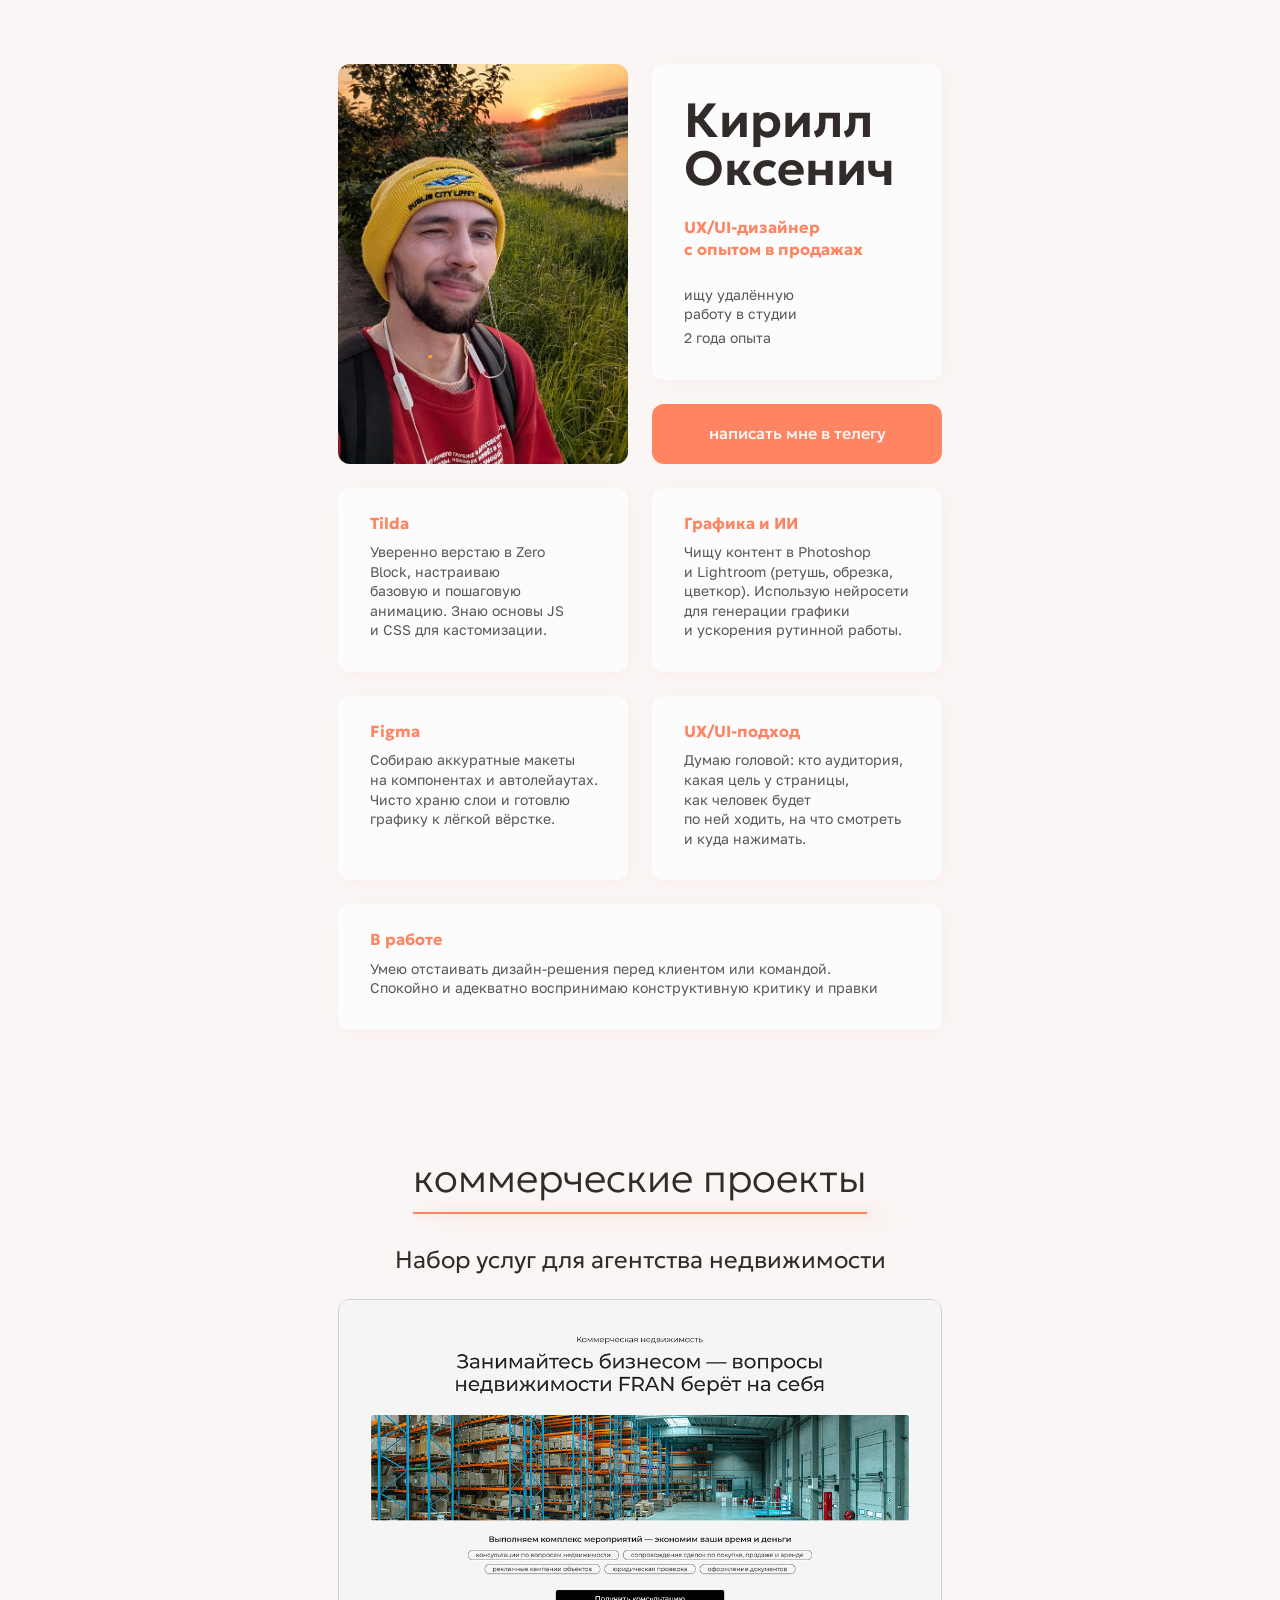
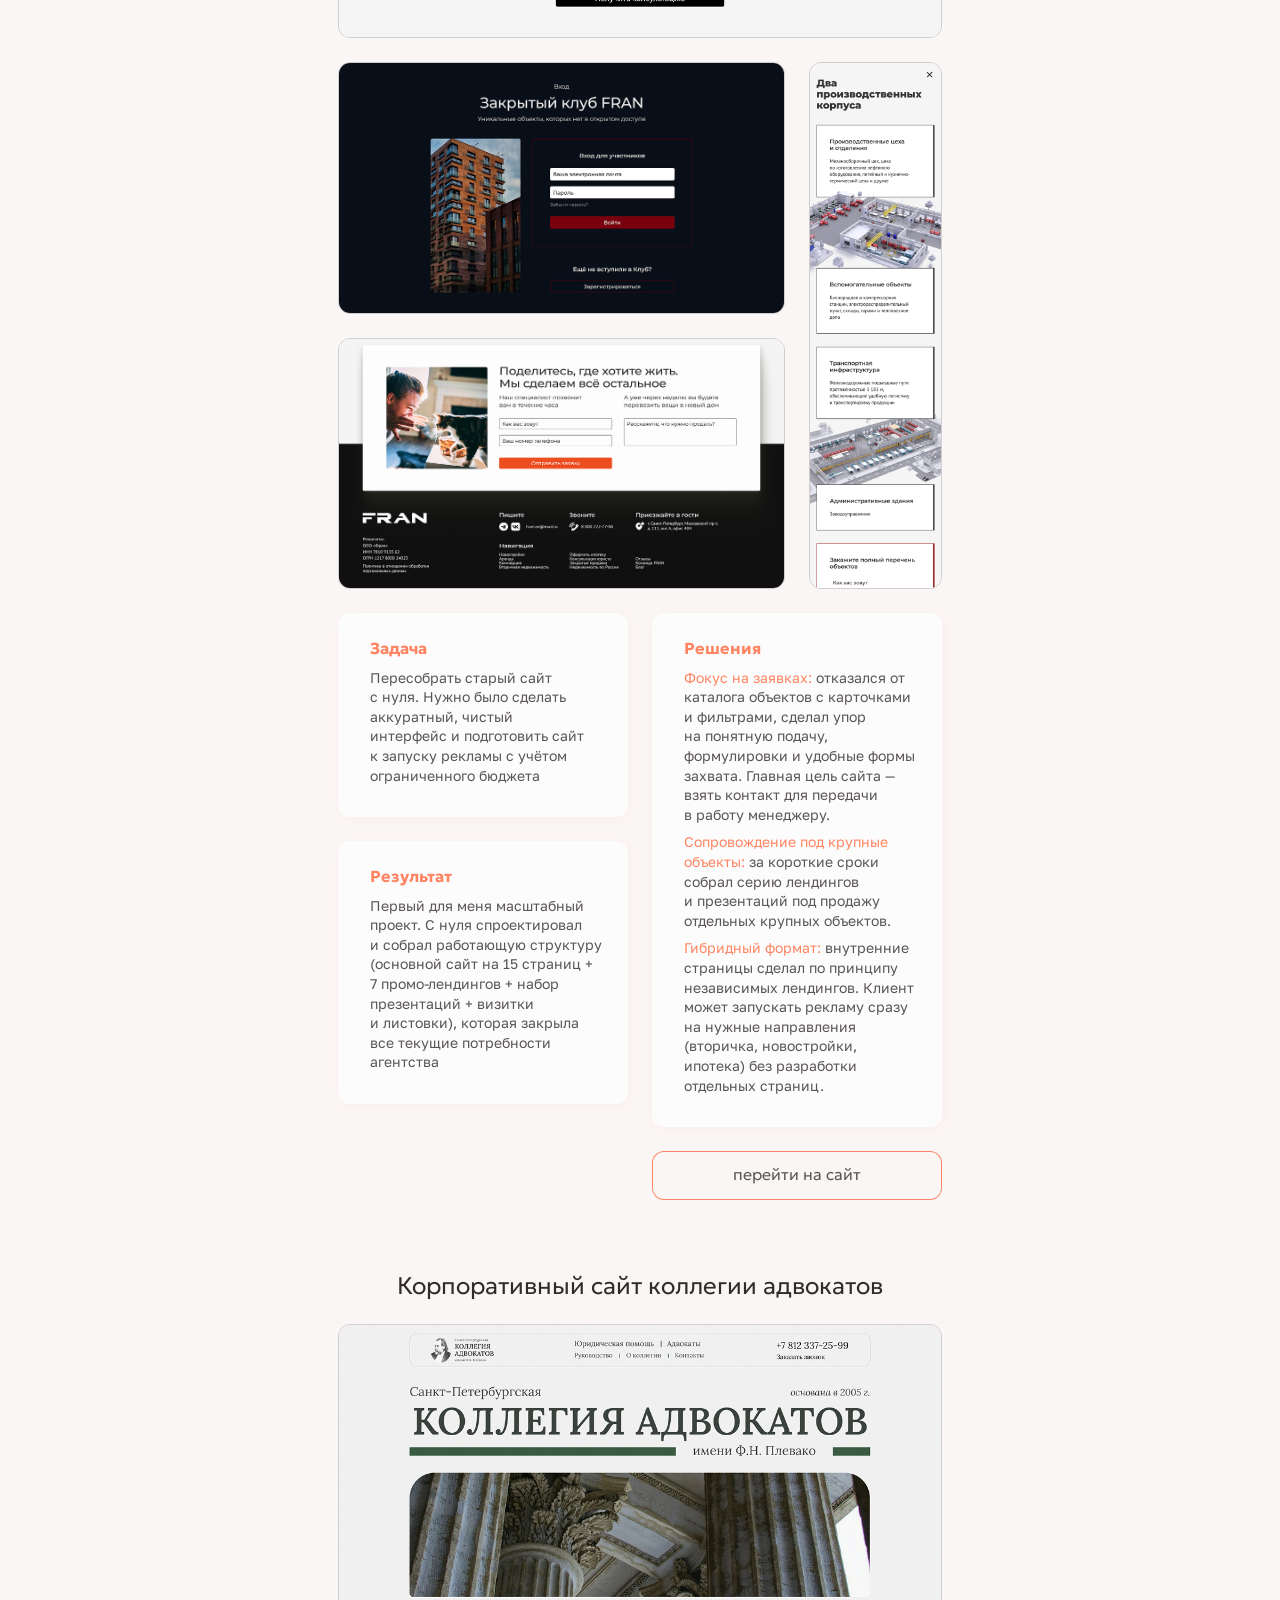
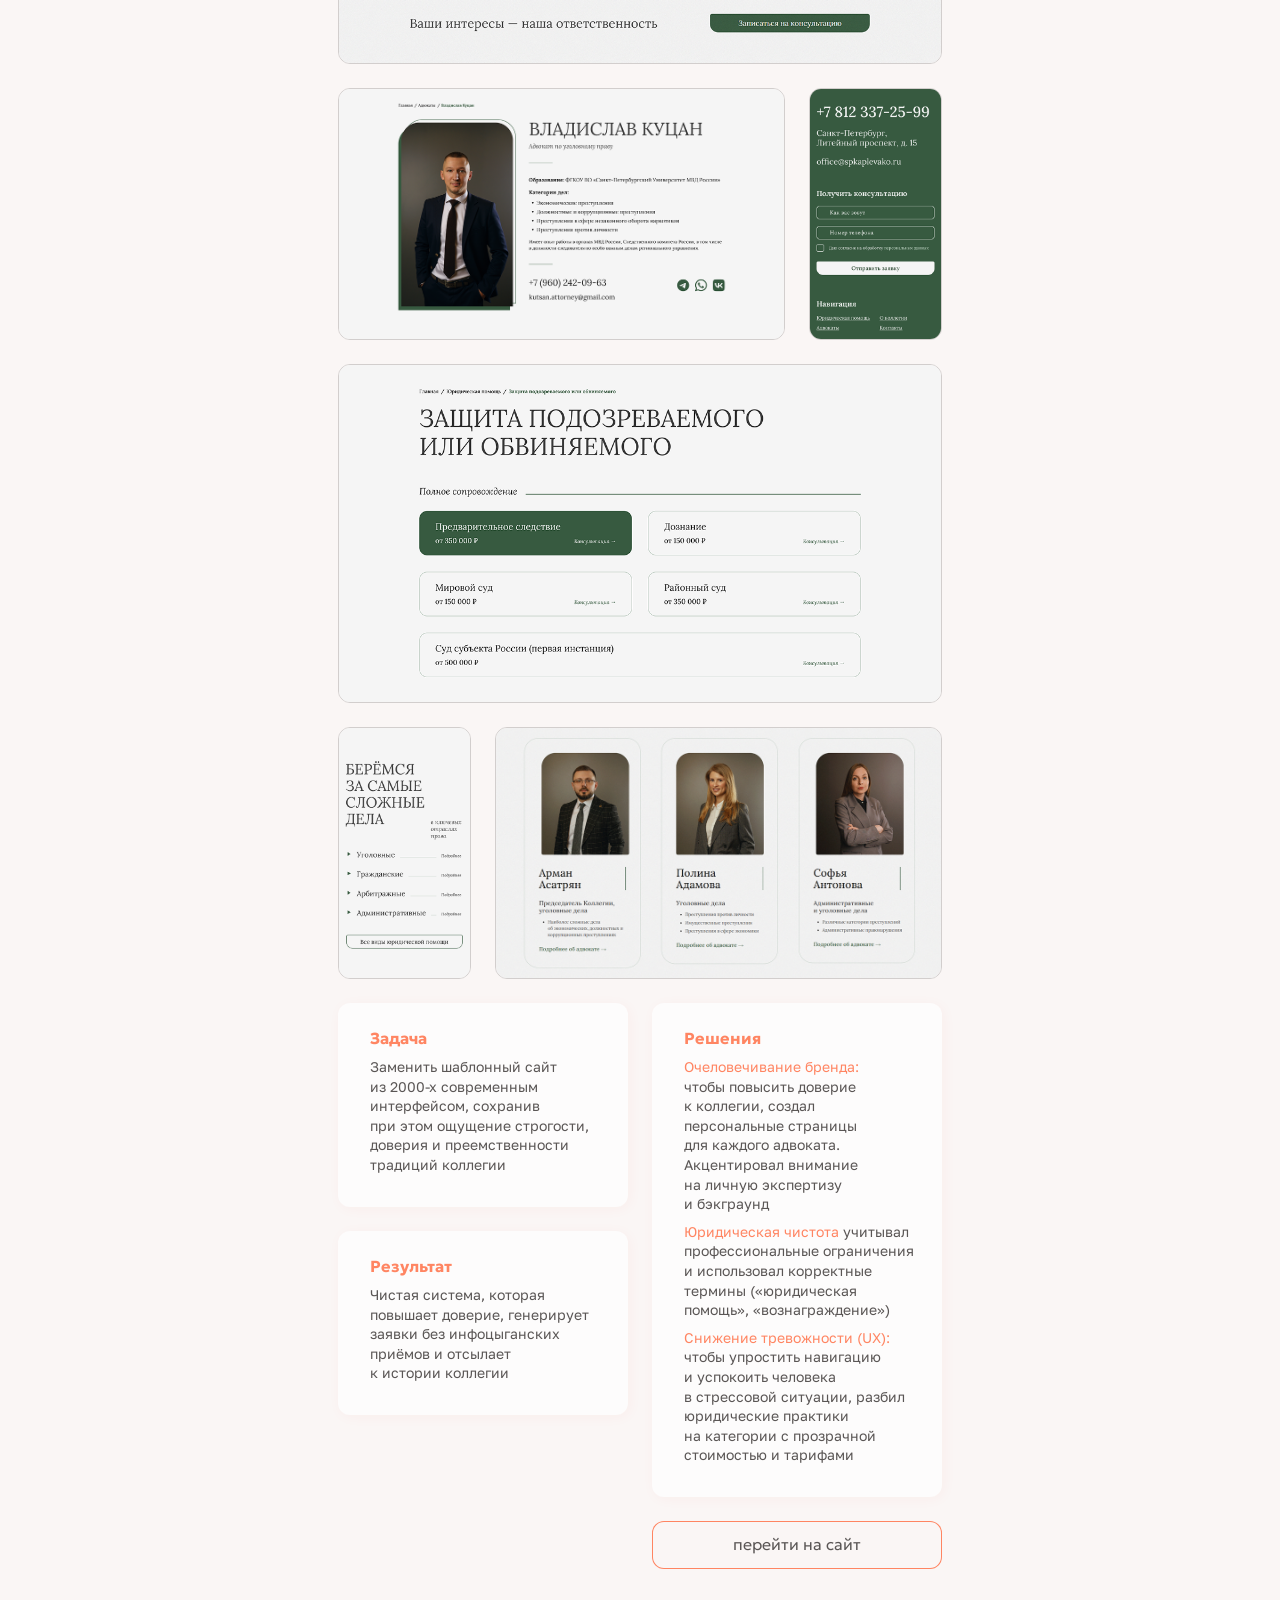
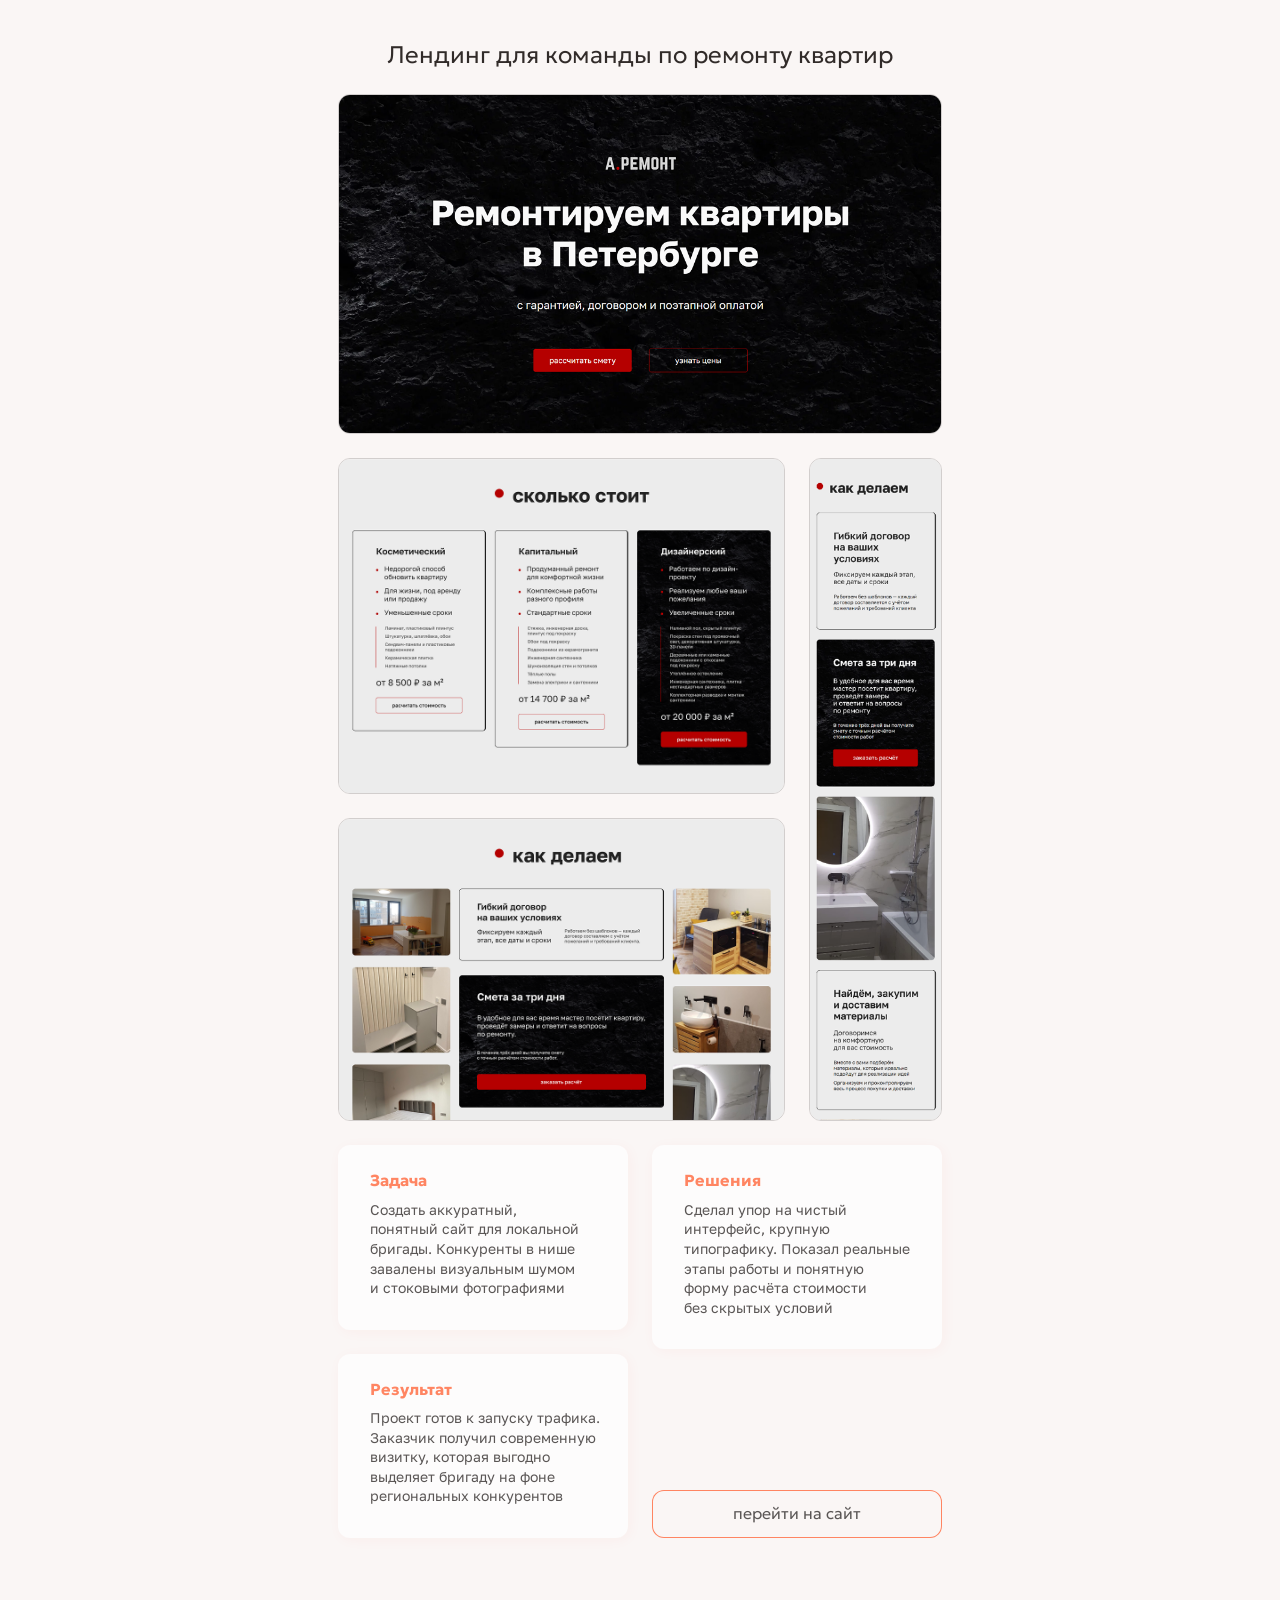
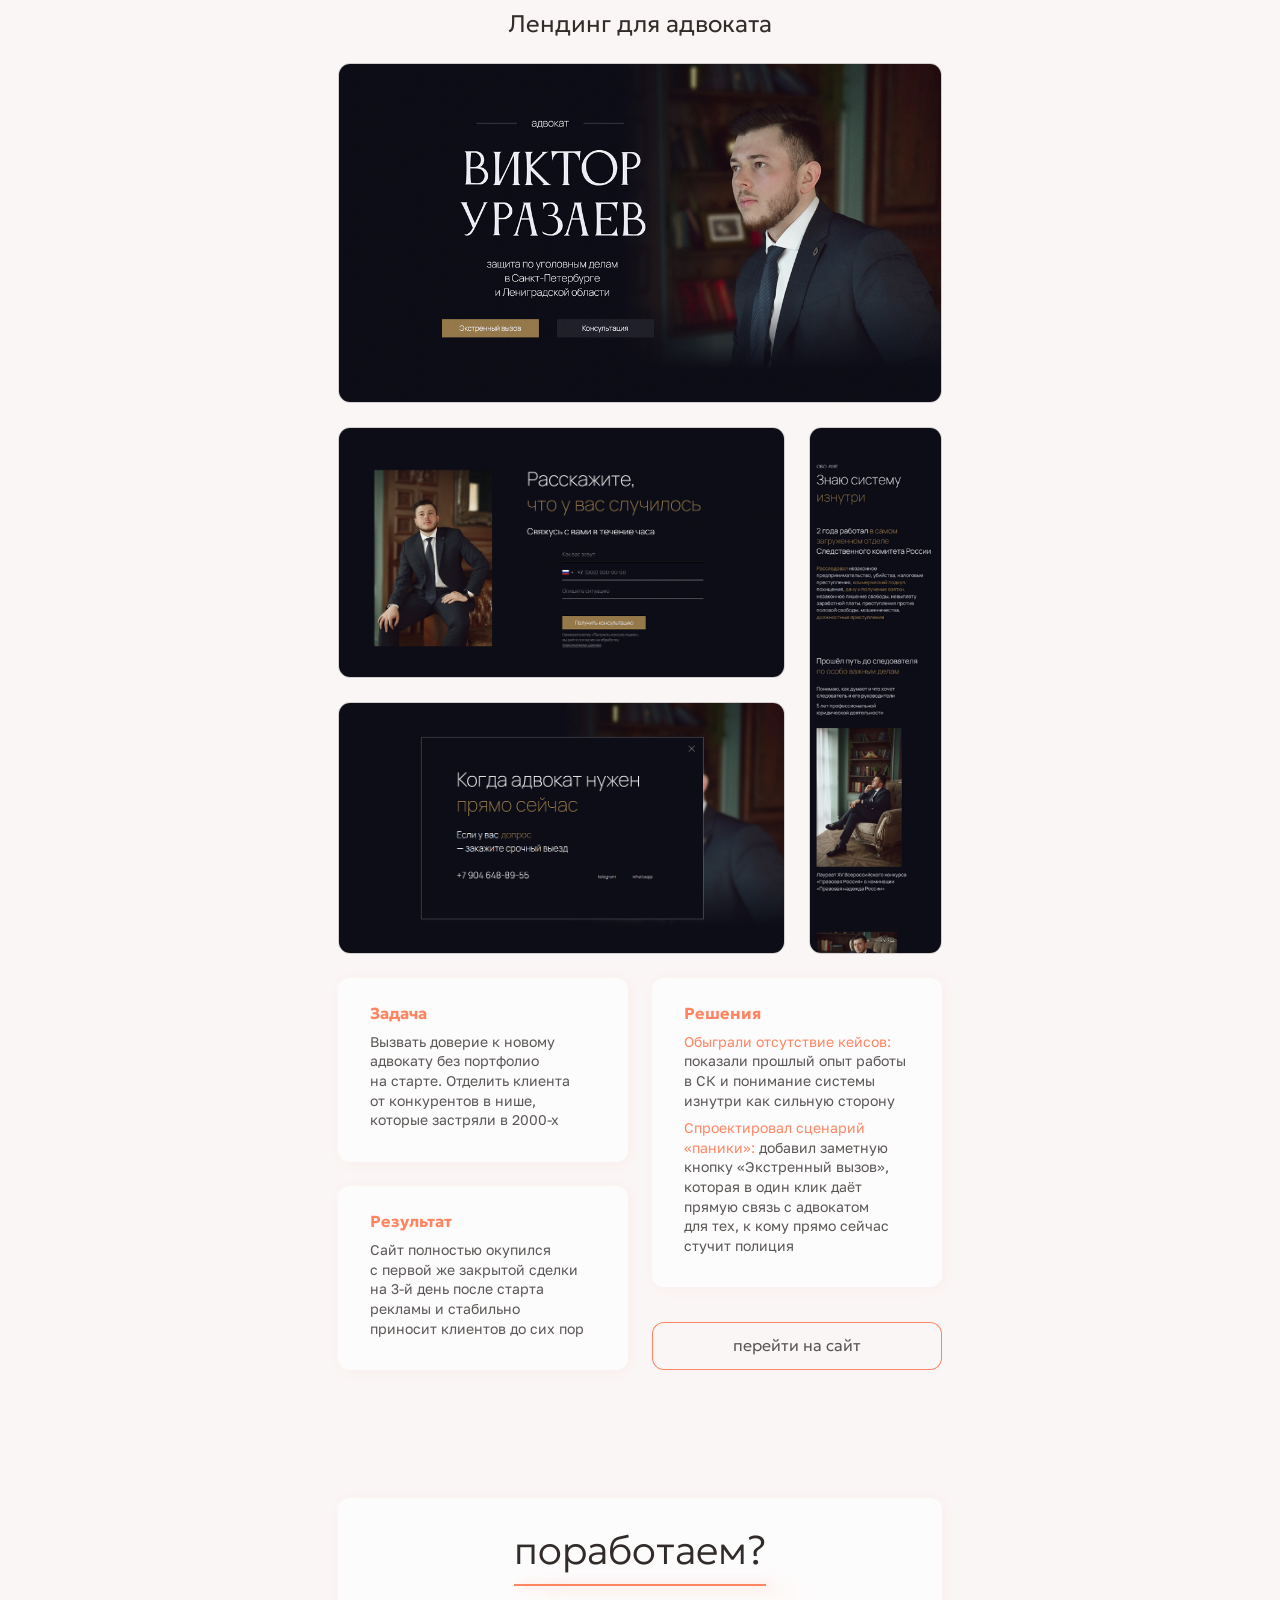
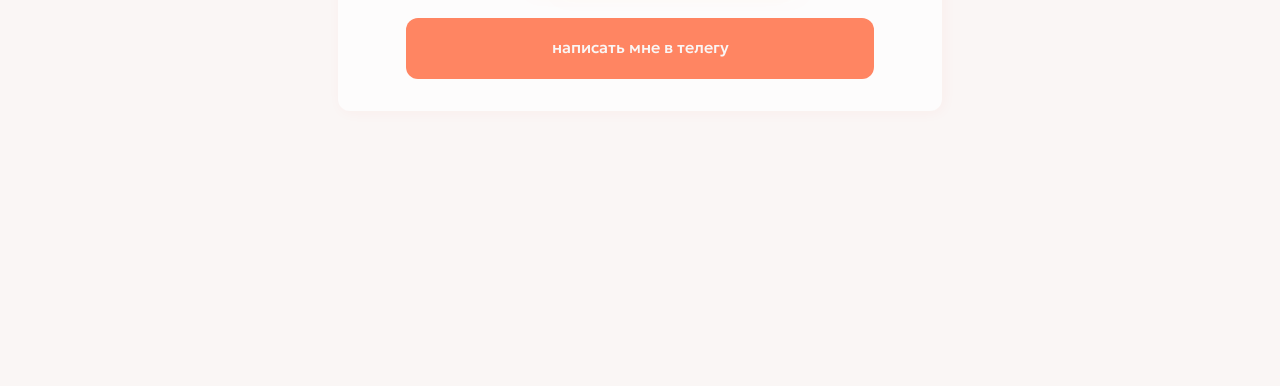
<file: cv.html>
<!DOCTYPE html>
<html>
    <head>
        <meta charset="UTF-8">
        <meta name="viewport" content="width=device-width, initial-scale=1.0">

        <title>Кирилл Оксенич — UX/UI-дизайнер</title>

        <link rel="preconnect" href="https://fonts.googleapis.com">
        <link rel="preconnect" href="https://fonts.gstatic.com" crossorigin>
        <link href="https://fonts.googleapis.com/css2?family=Geologica:wght,CRSV@100..900,0&family=Golos+Text:wght@400..900&display=swap" rel="stylesheet">

        <link rel="stylesheet" href="style.css">
    </head>
    <body>
        <header></header>
        <main>
            <section class="container hero">
                <div class="hero__img"><img src="content/1-hero/hero-img.jpg" alt="Фото Кирилла"></div>
                <div class="hero__info card">
                    <h1>Кирилл Оксенич</h1>
                    <h2 class="hero__role">UX/UI-дизайнер с опытом в продажах</h2>
                    <ul class="hero__desc">
                        <li>ищу удалённую работу в студии</li>
                        <li>2 года опыта</li>
                    </ul>
                </div>
                <a href="https://t.me/oftasento" class="btn btn--primary" target="_blank" rel="noopener noreferrer">
                    написать мне в телегу
                </a>
                <ul class="hero__skill-list">
                    <li class="card">
                        <h4>Tilda</h4>
                        <p>Уверенно верстаю в Zero Block, настраиваю базовую и пошаговую анимацию. Знаю основы JS и CSS для кастомизации.</p>
                    </li>
                    <li class="card">
                        <h4>Графика и ИИ</h4>
                        <p>Чищу контент в Photoshop и Lightroom (ретушь, обрезка, цветкор). Использую нейросети для генерации графики и ускорения рутинной работы.</p>
                    </li>
                    <li class="card">
                        <h4>Figma</h4>
                        <p>Собираю аккуратные макеты на компонентах и автолейаутах. Чисто храню слои и готовлю графику к лёгкой вёрстке.</p>
                    </li>
                    <li class="card">
                        <h4>UX/UI-подход</h4>
                        <p>Думаю головой: кто аудитория, какая цель у страницы, как человек будет по ней ходить, на что смотреть и куда нажимать.</p>
                    </li>
                    <li class="card">
                        <h4>В работе</h4>
                        <p>Умею отстаивать дизайн-решения перед клиентом или командой. Спокойно и адекватно воспринимаю конструктивную критику и правки</p>
                    </li>
                </ul>
            </section>
            <section class="container cases">
                <h2>коммерческие проекты</h2>
                <article class="cases__item">
                    <h3>Набор услуг для агентства недвижимости</h3>
                    <div class="cases__img-grid cases__img-grid--1">
                        <div class="cases__img"><img src="content/2-cases/1/1.png" alt="Скриншот первого экрана сайта"></div>
                        <div class="cases__img"><img src="content/2-cases/1/2.png" alt="Скриншот формы входа"></div>
                        <div class="cases__img"><img src="content/2-cases/1/3.png" alt="Скриншот формы заявки"></div>
                        <div class="cases__img"><img src="content/2-cases/1/4.png" alt="Скриншот мобильной версии"></div>
                    </div>
                    <div class="cases__desc">
                        <div class="cases__desc-1-col">
                            <div class="card">
                                <h4>Задача</h4>
                                <p>Пересобрать старый сайт с нуля. Нужно было сделать аккуратный, чистый интерфейс и подготовить сайт к запуску рекламы с учётом ограниченного бюджета</p>
                            </div>
                            <div class="card">
                                <h4>Результат</h4>
                                <p>Первый для меня масштабный проект. С нуля спроектировал и собрал работающую структуру (основной сайт на 15 страниц + 7 промо-лендингов + набор презентаций + визитки и листовки), которая закрыла все текущие потребности агентства</p>
                            </div>
                        </div>
                        <div class="cases__desc-2-col">
                            <div class="card">
                                <h4>Решения</h4>
                                <p><span class="text--highlight">Гибридный формат:</span> внутренние страницы сделал по принципу независимых лендингов. Клиент может запускать рекламу сразу на нужные направления (вторичка, новостройки, ипотека) без разработки отдельных страниц.</p>
                                <p><span class="text--highlight">Фокус на заявках:</span> отказался от каталога объектов с карточками и фильтрами, сделал упор на понятную подачу, формулировки и удобные формы захвата. Главная цель сайта — взять контакт для передачи в работу менеджеру.</p>
                                <p><span class="text--highlight">Сопровождение под крупные объекты:</span> за короткие сроки собрал серию лендингов и презентаций под продажу отдельных крупных объектов.</p>
                            </div>
                            <a href="https://fran.agency/novostroyki" class="btn btn--secondary" target="_blank" rel="noopener noreferrer">перейти на сайт</a>
                        </div>
                    </div>
                </article>
                <article class="cases__item">
                    <h3>Корпоративный сайт коллегии адвокатов</h3>
                    <div class="cases__img-grid cases__img-grid--2">
                        <div class="cases__img"><img src="content/2-cases/2/1.png" alt="Скриншот первого экрана сайта"></div>
                        <div class="cases__img"><img src="content/2-cases/2/2.png" alt="Скриншот формы входа"></div>
                        <div class="cases__img"><img src="content/2-cases/2/3.png" alt="Скриншот формы заявки"></div>
                        <div class="cases__img"><img src="content/2-cases/2/4.png" alt="Скриншот мобильной версии"></div>
                        <div class="cases__img"><img src="content/2-cases/2/5.png" alt="Скриншот мобильной версии"></div>
                        <div class="cases__img"><img src="content/2-cases/2/6.png" alt="Скриншот мобильной версии"></div>
                    </div>
                    <div class="cases__desc">
                        <div class="cases__desc-1-col">
                            <div class="card">
                                <h4>Задача</h4>
                                <p>Заменить шаблонный сайт из 2000-х современным интерфейсом, сохранив при этом ощущение строгости, доверия и преемственности традиций коллегии</p>
                            </div>
                            <div class="card">
                                <h4>Результат</h4>
                                <p>Чистая система, которая повышает доверие, генерирует заявки без инфоцыганских приёмов и отсылает к истории коллегии</p>
                            </div>
                        </div>
                        <div class="cases__desc-2-col">
                            <div class="card">
                                <h4>Решения</h4>
                                <p><span class="text--highlight">Снижение тревожности (UX):</span> чтобы упростить навигацию и успокоить человека в стрессовой ситуации, разбил юридические практики на категории с прозрачной стоимостью и тарифами</p>
                                <p><span class="text--highlight">Очеловечивание бренда:</span> чтобы повысить доверие к коллегии, создал персональные страницы для каждого адвоката. Акцентировал внимание на личную экспертизу и бэкграунд</p>
                                <p><span class="text--highlight">Юридическая чистота</span> учитывал профессиональные ограничения и использовал корректные термины («юридическая помощь», «вознаграждение»)</p>
                            </div>
                            <a href="https://spka-plevako.ru" class="btn btn--secondary" target="_blank" rel="noopener noreferrer">перейти на сайт</a>
                        </div>
                    </div>
                </article>
                <article class="cases__item">
                    <h3>Лендинг для команды по ремонту квартир</h3>
                    <div class="cases__img-grid cases__img-grid--3">
                        <div class="cases__img"><img src="content/2-cases/3/1.png" alt="Скриншот первого экрана сайта"></div>
                        <div class="cases__img"><img src="content/2-cases/3/2.png" alt="Скриншот формы входа"></div>
                        <div class="cases__img"><img src="content/2-cases/3/3.png" alt="Скриншот формы заявки"></div>
                        <div class="cases__img"><img src="content/2-cases/3/4.png" alt="Скриншот формы заявки"></div>
                    </div>
                    <div class="cases__desc">
                        <div class="cases__desc-1-col">
                            <div class="card">
                                <h4>Задача</h4>
                                <p>Создать аккуратный, понятный сайт для локальной бригады. Конкуренты в нише завалены визуальным шумом и стоковыми фотографиями</p>
                            </div>
                            <div class="card">
                                <h4>Результат</h4>
                                <p>Проект готов к запуску трафика. Заказчик получил современную визитку, которая выгодно выделяет бригаду на фоне региональных конкурентов</p>
                            </div>
                        </div>
                        <div class="cases__desc-2-col">
                            <div class="card">
                                <h4>Решения</h4>
                                <p>Сделал упор на чистый интерфейс, крупную типографику. Показал реальные этапы работы и понятную форму расчёта стоимости без скрытых условий</p>
                            </div>
                            <a href="https://aremont78.ru" class="btn btn--secondary" target="_blank" rel="noopener noreferrer">перейти на сайт</a>
                        </div>
                    </div>
                </article>
                <article class="cases__item">
                    <h3>Лендинг для адвоката</h3>
                    <div class="cases__img-grid cases__img-grid--1">
                        <div class="cases__img"><img src="content/2-cases/4/1.png" alt="Скриншот первого экрана сайта"></div>
                        <div class="cases__img"><img src="content/2-cases/4/2.png" alt="Скриншот формы входа"></div>
                        <div class="cases__img"><img src="content/2-cases/4/3.png" alt="Скриншот формы заявки"></div>
                        <div class="cases__img"><img src="content/2-cases/4/4.png" alt="Скриншот мобильной версии"></div>
                    </div>
                    <div class="cases__desc">
                        <div class="cases__desc-1-col">
                            <div class="card">
                                <h4>Задача</h4>
                                <p>Вызвать доверие к новому адвокату без портфолио на старте. Отделить клиента от конкурентов в нише, которые застряли в 2000-х</p>
                            </div>
                            <div class="card">
                                <h4>Результат</h4>
                                <p>Сайт полностью окупился с первой же закрытой сделки на 3-й день после старта рекламы и стабильно приносит клиентов до сих пор</p>
                            </div>
                        </div>
                        <div class="cases__desc-2-col">
                            <div class="card">
                                <h4>Решения</h4>
                                <p><span class="text--highlight">Спроектировал сценарий «паники»:</span> добавил заметную кнопку «Экстренный вызов», которая в один клик даёт прямую связь с адвокатом для тех, к кому прямо сейчас стучит полиция</p>
                                <p><span class="text--highlight">Обыграли отсутствие кейсов:</span> показали прошлый опыт работы в СК и понимание системы изнутри как сильную сторону</p>
                            </div>
                            <a href="https://advocate-urazaev.ru/" class="btn btn--secondary" target="_blank" rel="noopener noreferrer">перейти на сайт</a>
                        </div>
                    </div>
                </article>
            </section>
            <section class="container contact">
                <div class="contact__card">
                    <h2>поработаем?</h2>
                    <a href="https://t.me/oftasento" class="btn btn--primary" target="_blank" rel="noopener noreferrer">
                        написать мне в телегу
                    </a>
                </div>
            </section>
        </main>
        <footer></footer>
    </body>
</html>
</file>
<file: style.css>
/* ====================== CSS RESET ====================== */

*, *::before, *::after {
    box-sizing: border-box;
    margin: 0;
    padding: 0;
}

img {
    display: block;
    max-width: 100%;
    height: auto;
}

ul {
    list-style: none;
}

a {
    text-decoration: none;
    color: inherit;
}

/* ====================== CSS Variables ====================== */

:root {
    --bg-color: #FAF6F5;
    --bg-card-color: #FDFCFC;
    --accent-color: #FF8562;
    --text-color: #5A5655;
    --heading-color: #312B29;
    --img-border-color: #D2CECD;

    --heading-h1: 600 48px / 1.0 "Geologica", sans-serif;
    --heading-h2: 200 40px / 1 "Geologica", sans-serif;
    --heading-h3: 300 24px / 1.20 "Geologica", sans-serif;
    --heading-h4: 700 16px / 1.40 "Geologica", sans-serif;

    --heading-h1--mobile: 600 40px / 1.0 "Geologica", sans-serif;
    --heading-h2--mobile: 200 32px / 1 "Geologica", sans-serif;
    --heading-h3--mobile: 300 20px / 1.20 "Geologica", sans-serif; 

    --text-regular: 400 14px / 1.40 "Golos Text", sans-serif;
    --text-btn--primary: 500 16px / 1.40 "Geologica", sans-serif;
    --text-btn--secondary: 300 16px / 1.40 "Geologica", sans-serif;
}

/* ====================== CSS Global ====================== */

body {
    background-color: var(--bg-color);
    color: var(--text-color);
    font: var(--text-regular);

    overflow-x: hidden;

    display: flex;
    flex-direction: column;
    min-height: 100vh;

    -webkit-font-smoothing: antialiased;
    -moz-osx-font-smoothing: grayscale;
}

main {
    flex-grow: 1;
    display: flex;
    flex-direction: column;
}

.container {
    width: 100%;
    max-width: 368px;
    margin: 0 auto;
    padding: 40px 16px;
}

.card {
    display: flex;
    flex-direction: column;
    gap: 8px;
    background-color: var(--bg-card-color);
    padding: 24px 24px 32px 32px;
    text-wrap: balance;
    border-radius: 12px;
    box-shadow: 2px 2px 14px hsl(12 100% 50% / 0.04);
}

.grid {
    display: grid;
    gap: 16px;
}

h1 {font: var(--heading-h1--mobile); color: var(--heading-color);}
h2 {font: var(--heading-h2--mobile); color: var(--heading-color);
    position: relative;
    display: inline-block;
    width: fit-content;
    padding-bottom: 16px;
}
h2::after {
    content: "";
    position: absolute;
    left: 0;
    bottom: 0;
    width: 100%;
    height: 2px;
    background-color: var(--accent-color);
    box-shadow:
    4px 1px 10px hsl(13 100% 69% / 0.29),
    17px 3px 18px hsl(13 100% 69% / 0.26),
    39px 8px 24px hsl(13 100% 69% / 0.15),
    70px 14px 28px hsl(13 100% 69% / 0.04);
}
h3 {font: var(--heading-h3--mobile); color: var(--heading-color);}
h4 {font: var(--heading-h4); color: var(--accent-color);}

.text--highlight {
    color: var(--accent-color);
}

@media (min-width: 640px) {
    .container { max-width: 732px; }
    h3 { font: var(--heading-h3); }
}

@media (min-width: 960px) {
    .container { padding: 64px 24px; }
    h1 { font: var(--heading-h1); }
    h2 { font: var(--heading-h2); }
    
}

@media (min-width: 1280px) {
    .container { max-width: 1488px; }
}

/* ====================== BUTTONS ====================== */

.btn {
    display: block;
    width: 100%;
    max-width: 468px;
    padding: 18px 24px 20px;
    border-radius: 12px;
    text-align: center;
    align-self: start;
    transition:
        background-color 200ms ease-in-out,
        outline 200ms ease-in-out,
        box-shadow 200ms ease-in-out,
        transform 10ms ease-in-out;
}

.btn--primary {
    color: var(--bg-color);
    font: var(--text-btn--primary);
    background-color: var(--accent-color);
    outline: 1px solid transparent;
    outline-offset: 2px;
}
.btn--primary:hover {
    background-color: color-mix(in srgb, var(--accent-color), #000 4%);
    outline: 1px solid var(--accent-color);
    outline-offset: 2px;
}
.btn--primary:active {
    background-color: color-mix(in srgb, var(--accent-color), #000 8%);
    transform: scale(0.99);
}

.btn--secondary {
    background-color: transparent;
    box-shadow: inset 0 0 0 1px var(--accent-color);
    font: var(--text-btn--secondary);
    padding: 12px 24px 14px;
}
.btn--secondary:hover {
    box-shadow: inset 0 0 0 2px var(--accent-color);
}
.btn--secondary:active {
    transform: scale(0.99);
}

/* ====================== Hero Section ====================== */

.hero, .hero__info, .hero__skill-list { gap: 16px; }

.hero {
    display: grid;
}

.hero__img {
    width: 100%;
    border-radius: 12px;
    overflow: hidden;
    aspect-ratio: 1 / 1;
    position: relative;
}

.hero__img img {
    width: 100%;
    height: 100%;
    object-fit: cover;
    position: absolute;
    top: 0;
    left: 0;
}

.hero__info {
    padding: 32px;
    max-width: 354px;
}

.hero__role {
    font: var(--heading-h4);
    color: var(--accent-color);
    border-bottom: none;
    padding: 0;
}

.hero__role::after { display: none; }

.hero__desc {
    display: flex;
    flex-direction: column;
    gap: 4px;
}

.hero__skill-list {
    display: flex;
    flex-direction: column;
}

@media (min-width: 640px) {
    .hero { grid-template-columns: 1fr 1fr; }
    .hero__img { aspect-ratio: auto; grid-column: 1; grid-row: 1 / 3; }
    .hero__info { grid-column: 2; grid-row: 1; }
    .hero .btn { grid-column: 2; grid-row: 2; }
    .hero__skill-list { grid-column: 1 / -1; display: grid; grid-template-columns: 1fr 1fr; }
    .hero__skill-list :last-child { grid-column: 1 / -1; }
}

@media (min-width: 960px) {
    .hero__img { max-width: 360px; justify-self: end; }
    .hero, .hero__info, .hero__skill-list { gap: 24px; }
}

@media (min-width: 1280px) {
    .hero { grid-template-columns: repeat(4, 1fr); grid-template-rows: auto 60px auto }
    .hero__img { grid-column: 2; grid-row: 1 / 3; }
    .hero__info { grid-column: 3; grid-row: 1; align-self: end; }
    .hero .btn { grid-column: 3; grid-row: 2; }
    .hero__skill-list { grid-column: 2 / 4; grid-row: 3; }
}

/* ====================== Cases Section ====================== */

.cases {
    display: flex;
    flex-direction: column;
    gap: 32px;
}

.cases__item, .cases__desc, .cases__desc-1-col, .cases__desc-2-col, .cases__img-grid { gap: 16px; }

.cases__item {
    display: grid;
    margin-bottom: 32px;
}

.cases :last-child {
    margin-bottom: 0;
}

.cases__desc-1-col, .cases__desc-2-col { display: contents; }

.cases__desc {
    display: grid;
}

.cases__desc :nth-child(2) { order: 1; }

.cases__img {
    width: 100%;
    min-height: 0;
    border-radius: 12px;
    overflow: hidden;
    border: 1px solid var(--img-border-color);
    position: relative;
}

.cases__img img {
    width: 100%;
    height: 100%;
    object-fit: cover;
    object-position: top;
    position: absolute;
    top: 0;
    left: 0;
}

.cases__img-grid {
    display: grid;
    grid-template-columns: repeat(4, 1fr);
}

@media (min-width: 640px) {
    .cases__desc { grid-template-columns: 1fr 1fr; }
    .cases__desc-1-col { display: flex; flex-direction: column; }
    .cases__desc-2-col { display: flex; flex-direction: column; }
    .cases .btn { margin-top: auto; }
    .cases h2, .cases h3 { margin: 0 auto; }
}

@media (min-width: 960px) {
    .cases__item, .cases__desc, .cases__desc-1-col, .cases__desc-2-col, .cases__img-grid { gap: 24px; }
    .cases__item { margin-bottom: 40px;}
}

@media (min-width: 1280px) {
    .cases__item { grid-template-columns: repeat(4, 1fr);}
    .cases__item h3, .cases__desc, .cases__img-grid { grid-column: 2 / -2; }
}

/* ====================== 1st img grid ====================== */
.cases__img-grid--1 {
    grid-template-areas:
    "a a a a"
    "b b b d"
    "c c c d";
}
.cases__img-grid--1 > :nth-child(1) { grid-area: a; aspect-ratio: 16/9; }
.cases__img-grid--1 > :nth-child(2) { grid-area: b; aspect-ratio: 16/9; }
.cases__img-grid--1 > :nth-child(3) { grid-area: c; aspect-ratio: 16/9; }
.cases__img-grid--1 > :nth-child(4) { grid-area: d; }

/* ====================== 2nd img grid ====================== */
.cases__img-grid--2 {
    grid-template-areas:
    "a a a a"
    "b b b c"
    "d d d d"
    "e f f f";
}
.cases__img-grid--2 > :nth-child(1) { grid-area: a; aspect-ratio: 16/9; }
.cases__img-grid--2 > :nth-child(2) { grid-area: b; aspect-ratio: 16/9; }
.cases__img-grid--2 > :nth-child(3) { grid-area: c; }
.cases__img-grid--2 > :nth-child(4) { grid-area: d; aspect-ratio: 16/9; }
.cases__img-grid--2 > :nth-child(5) { grid-area: e; }
.cases__img-grid--2 > :nth-child(6) { grid-area: f; aspect-ratio: 16/9; }

/* ====================== 3rd img grid ====================== */
.cases__img-grid--3 {
    grid-template-areas:
    "a a a a"
    "b b b d"
    "c c c d";
}
.cases__img-grid--3 > :nth-child(2) img, .cases__img-grid--3 > :nth-child(3) img { position: relative; }
.cases__img-grid--3 > :nth-child(1) { grid-area: a; aspect-ratio: 16/9; }
.cases__img-grid--3 > :nth-child(2) { grid-area: b; }
.cases__img-grid--3 > :nth-child(3) { grid-area: c; }
.cases__img-grid--3 > :nth-child(4) { grid-area: d; }

/* ====================== Contact Section ====================== */

.contact__card {
    display: flex;
    flex-direction: column;
    gap: 32px;
    background-color: var(--bg-card-color);
    padding: 32px;
    border-radius: 12px;
    box-shadow: 2px 2px 14px hsl(12 100% 50% / 0.04);
    width: 100%;
    margin-bottom: 35%;
}

.contact__card h2, .contact__card .btn {
    margin: 0 auto;
    text-wrap: nowrap;
}

@media (min-width: 1280px) {
    .contact { display: grid; gap: 24px; grid-template-columns: repeat(4, 1fr); }
    .contact__card {grid-column: 2 / 4; align-self: start; }
}
</file>
